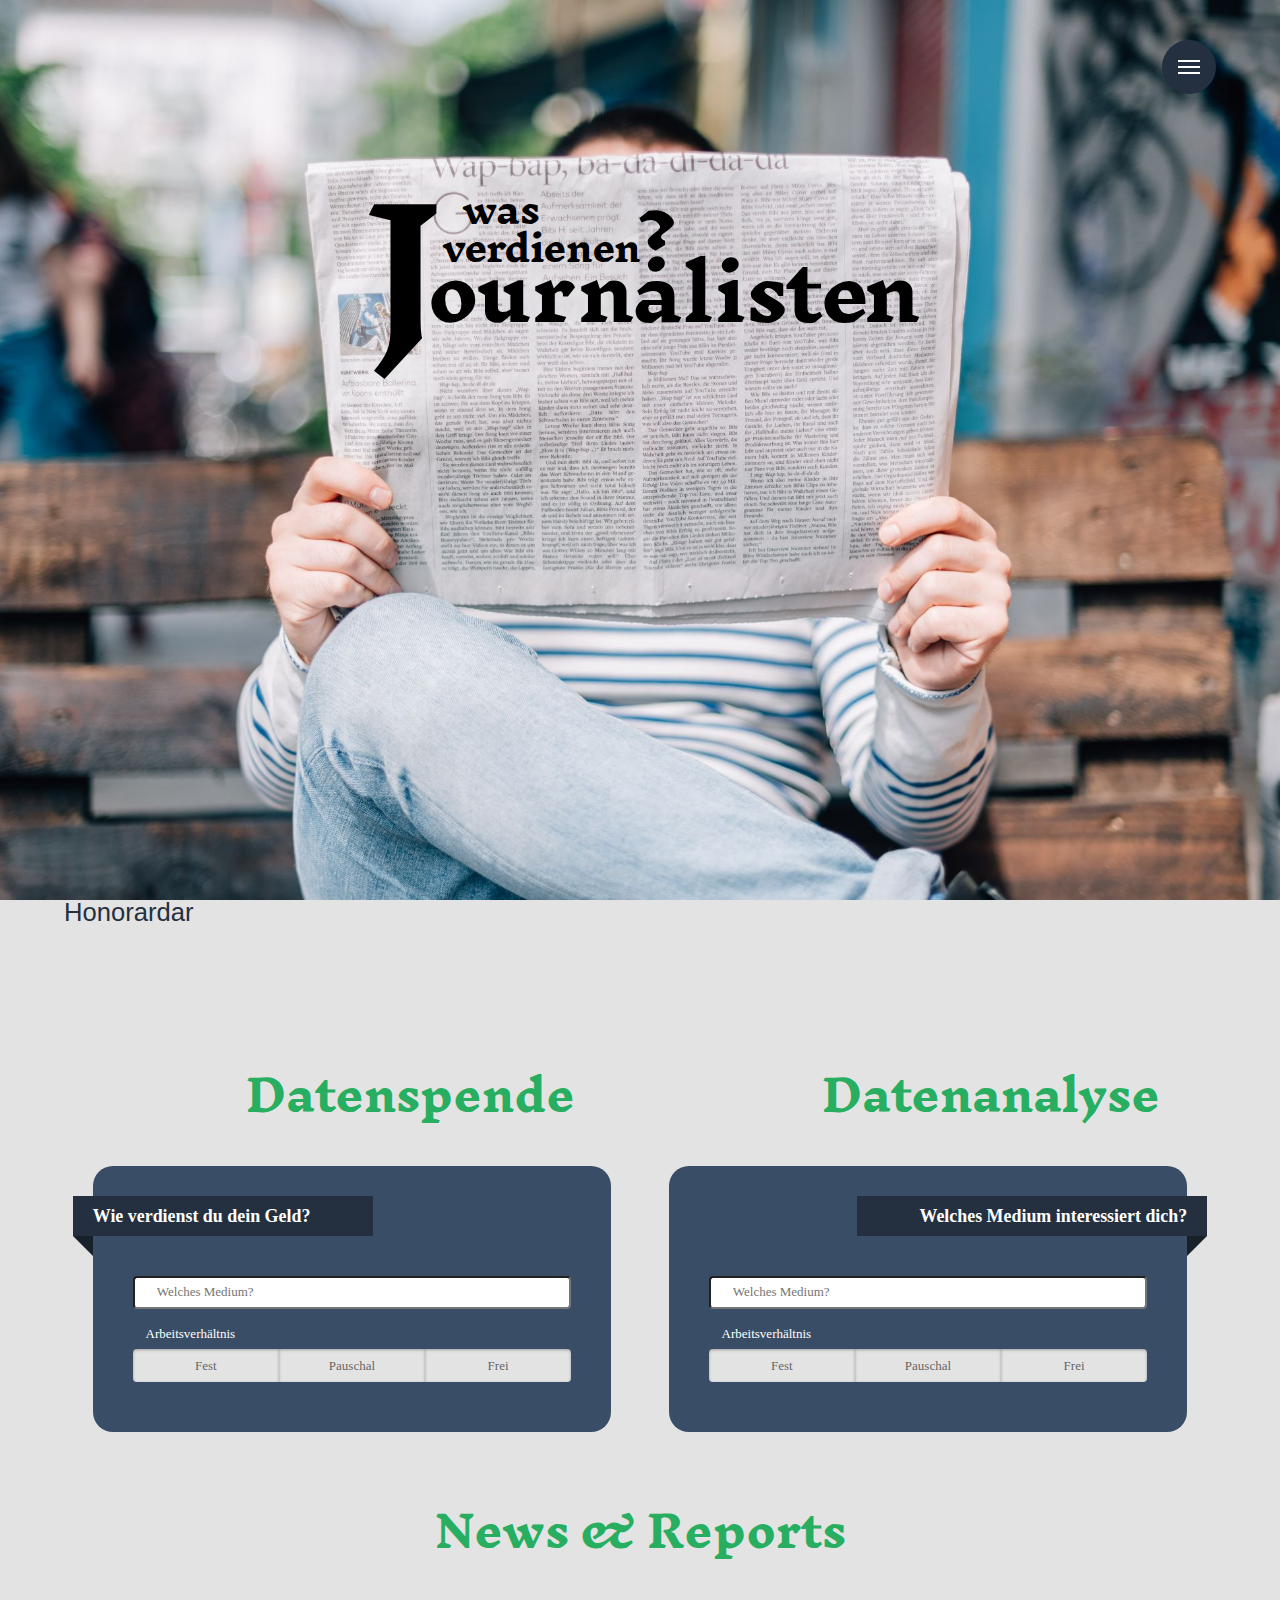
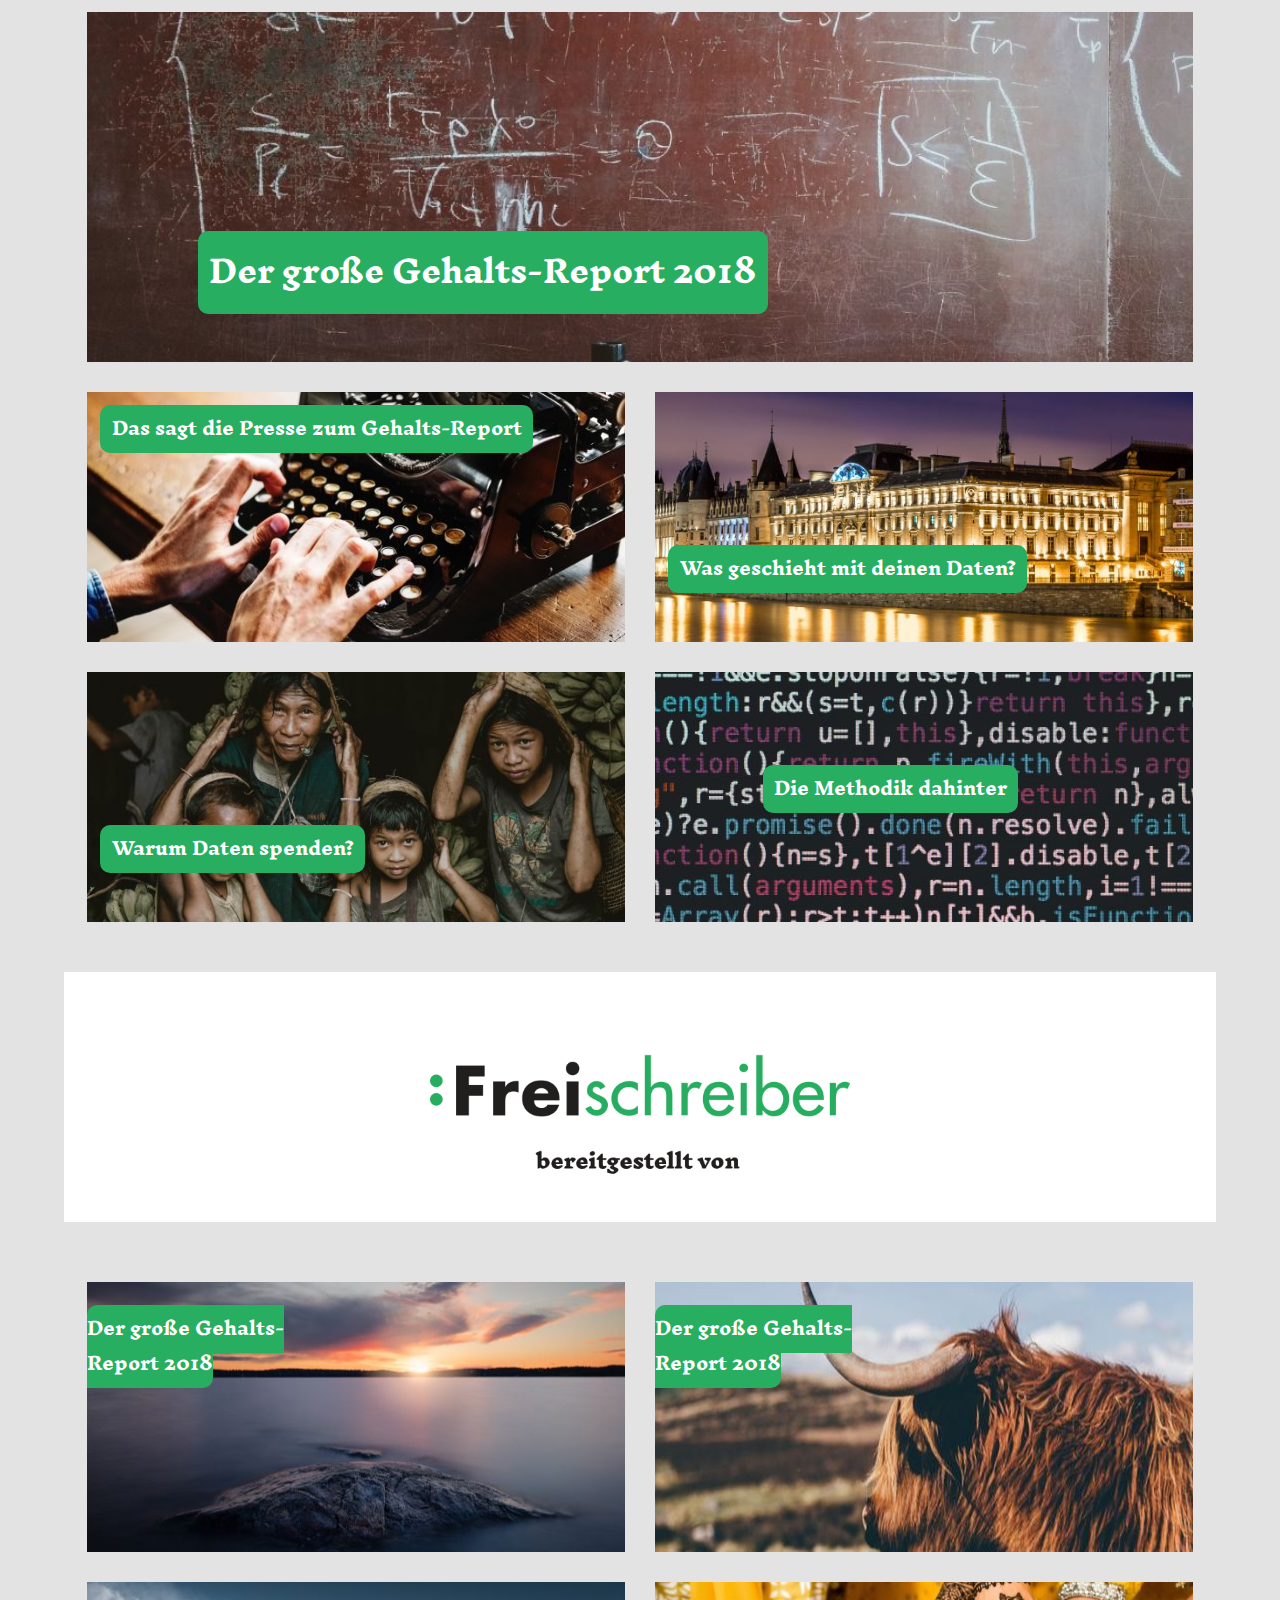
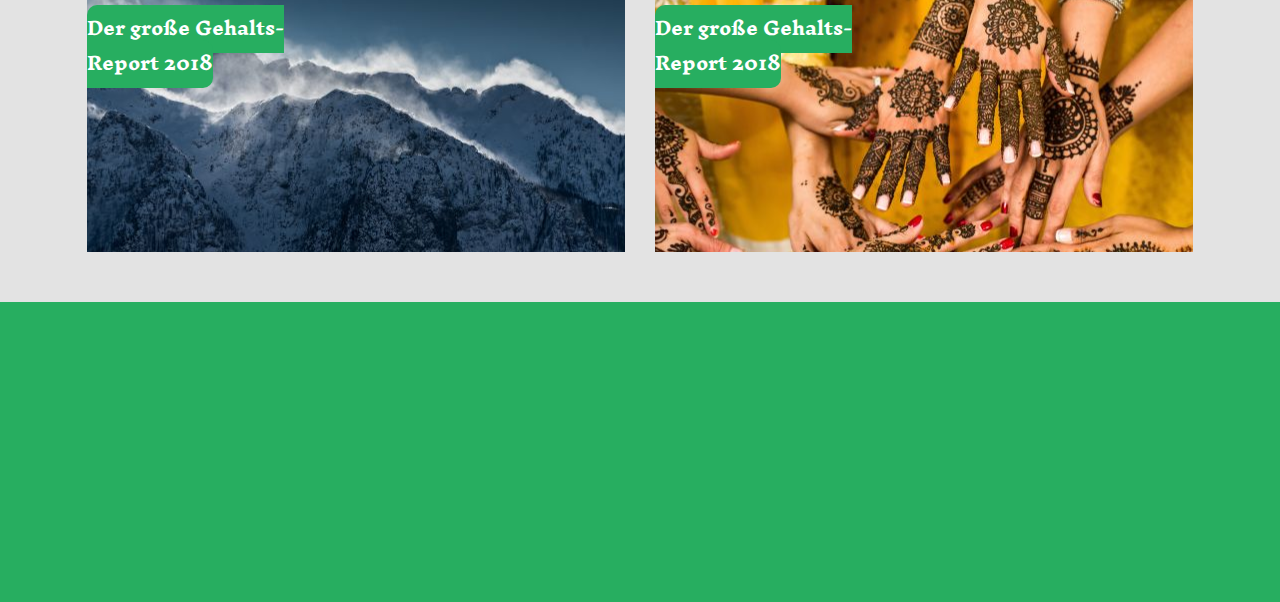
<file: Frontend/index.html>
<!doctype html>

<html lang="de">
<head>

	<!-- Meta -->
	<meta charset="utf-8">
	<meta name="viewport" content="width=device-width, initial-scale=1.0, user-scalable=no">
	<meta name="description" content="Honorardar">
	<meta name="author" content="Michel Penke und Haluka Maier-Borst">
	<meta name="date" content="2017-11-18">
	<meta name="robots" content="index,follow">
	
	<!-- Favicon final_redone: https://realfavicongenerator.net PLEASE DO NOT FORGET -->
	<link rel="shortcut icon" type="image/x-icon" href="#">
	<link rel="apple-touch-icon" sizes="180x180" href="#">
	<link rel="icon" type="image/png" sizes="32x32" href="#">
	<link rel="icon" type="image/png" sizes="16x16" href="#">
	<link rel="manifest" href="/manifest.json">
	<link rel="mask-icon" href="/safari-pinned-tab.svg" color="#5bbad5">
	<meta name="theme-color" content="#ffffff">
	
	<!-- Style -->
	<link rel="stylesheet" href="css/style.css">
	<link rel="stylesheet" href="css/style-1.css">
	<link rel="stylesheet" href="css/font.css">
	<link rel="stylesheet" href="navbar/css/reset.css">
	<link rel="stylesheet" href="navbar/css/style.css">
	<link href="lity/dist/lity.css" rel="stylesheet">	
	
	<!-- Twitter -->
	<meta name="twitter:card" content="summary_large_image">
	<meta name="twitter:title" content="XXX">
	<meta name="twitter:description" content="XXX">
	<meta name="twitter:url" content="XXX">
	<meta name="twitter:image" content="XXX">

	<!-- Facebook / Open Graph -->
	<meta property="og:type" content="article">
	<meta property="og:locale" content="de_DE">
	<meta property="og:site_name" content="XXX">
	<meta property="og:title" content="XXX">
	<meta property="og:description" content="XXX">
	<meta property="og:url" content="XXX">
	<meta property="og:image" content="XXX">

	<!-- General SEO -->
	<meta name="author" content="Michel Penke und Haluka Maier-Borst">
	<meta name="title" content="XXX">
	<meta name="description" content="XXX">
	<meta name="keywords" content="XXX">
	
</head>

<body>
	<title>Honoradar</title>

<!-- Parallax -->	
	<div class="panel">	
		<div class="title1 titl" >w</div>
		<div class="title2 titl" >a</div>
		<div class="title3 titl" >s</div>
		<div class="title4 titl" >v</div>
		<div class="title5 titl" >e</div>
		<div class="title6 titl" >r</div>
		<div class="title7 titl" >d</div>
		<div class="title8 titl" >i</div>
		<div class="title9 titl" >e</div>
		<div class="title10 titl" >n</div>
		<div class="title11 titl" >e</div>
		<div class="title12 titl" >n</div>
		<div class="title13 titl" >J</div>
		<div class="title14 titl" >o</div>
		<div class="title15 titl" >u</div>
		<div class="title16 titl" >r</div>
		<div class="title17 titl" >n</div>
		<div class="title18 titl" >a</div>
		<div class="title19 titl" >l</div>
		<div class="title20 titl" >i</div>
		<div class="title21 titl" >s</div>
		<div class="title22 titl" >t</div>
		<div class="title23 titl" >e</div>
		<div class="title24 titl" >n</div>
		<div class="title25 titl" >?</div>
	</div>

	<!-- Navbar -->
	<a href="#cd-nav" class="cd-nav-trigger">Menu 
		<span class="cd-nav-icon"></span>
		<svg x="0px" y="0px" width="54px" height="54px" viewBox="0 0 54 54">
		<circle fill="transparent" stroke="#656e79" stroke-width="1" cx="27" cy="27" r="25" stroke-dasharray="157 157" stroke-dashoffset="157"></circle>
		</svg>
	</a>
	
	<div id="cd-nav" class="cd-nav">
		<div class="cd-navigation-wrapper">
		<div class="cd-half-block">
		<h2 class="navtitle1">Navigation</h2>
		<nav>
			<ul class="cd-primary-nav">
				<li><a href="index.html" class="selected">Honoradar</a></li>
				<li><a href="data.html">Datenvisualisierungen</a></li>
				<li><a href="himmel-und-hoelle-preis.html">Himmel-Hölle-Preis</a></li>
				<li><a href="#0">Newsletter</a></li>
				<li><a href="impressum.html">Impressum</a></li>
			</ul>
		</nav>
		</div>
		<div class="cd-half-block">
		<address>
			<ul class="cd-contact-info">
			<h2 class="navtitle2">Kontakt</h2>
						<li><a href="mailto:kontakt@freischreiber.de">kontakt@freischreiber.de</a></li>
						<li><a href="tel:04022867152">040 – 22 86 71 52</a></li>
						<li><a href="//maps.google.com/maps?q=Hoheluftchaussee+53A,+20253+Hamburg/" data-lity>
						<span>Büro Freischreiber e.V.</span>
						<span>Hoheluftchaussee 53a</span>
						<span>20253 Hamburg 24</span></a></li>
			</ul>
		</address>
		</div>
		</div>
	</div>	
	
 <!-- Main -->	
<main>
	
<!-- Input-Input-Box -->	
	<h1>Honorardar</h1>
	<div class="giv-get">
	<div class="giv">
	<form id="giv">
	<div class="banner-left-1">Wie verdienst du dein Geld?</div><div class="banner-left-shadow"></div>

<!-- Medium-Select -->			
	<input id="data_medium" class="media-select" list="medium" placeholder="Welches Medium?" type="text"/> 
	<datalist id="medium">
		<option value="Frankfurter Allgemeine Zeitung (FAZ)"> 
		<option value="Spiegel"> 
		<option value="Spiegel TV"> 
		<option value="Spiegel Online (SPON)"> 
		<option value="Süddeutsche Zeitung (SZ)">	
		<option value="Südwestrundfunk (SWR)"> 
		<option value="Tagesspiegel"> 
		<option value="Zeit Online (ZON)"> 
	</datalist>

<!-- Switch-Select -->	
	<div class="switch-field switch-field-text-1 tooltip">
		<input type="radio" id="data_arbeitsverhaeltnis_fest" name="switch" value="fest" onclick="festfunction()"/> 
		<label for="data_arbeitsverhaeltnis_fest">Fest</label>
		<input type="radio" id="data_arbeitsverhaeltnis_pauschal" name="switch" value="pauschal" onclick="pauschalfunction()"/> 
		<label for="data_arbeitsverhaeltnis_pauschal">Pauschal</label>
		<input type="radio" id="data_arbeitsverhaeltnis_frei" name="switch" value="frei" onclick="freifunction()"/> 
		<label for="data_arbeitsverhaeltnis_frei">Frei</label>
	</div>

<!-- Loan-Select -->			
	<input id="data_gehalt" class="loan-select hide" list="gehalt" placeholder="Gehalt pro Monat?" type="number"	min="0" oninput="validity.valid||(value='');" inputmode="numeric" /> 

<!-- Hour-Week-Select -->	
	<div class="hour-week-select hide" id="pre-data_stunden_woche">
		<input id="data_stunden_woche" class="hour-week-bar" type="range" min="1" max="50" value="1"/> 
	</div>
	<div class="break hide" id="break-1"></div>


<!-- Day-Month-Select -->	
	<div class="day-month-select hide" id="pre-data_tag_monat">
		<input id="data_tag_monat" class="day-month-bar" type="range" min="1" max="30" value="1"/> 
	</div>
	
<!-- Hour-Day-Select -->
	<div class="hour-day-select hide" id="pre-data_stunden_tag">
		<input id="data_stunden_tag" class="hour-day-bar" type="range" min="1" max="24" value="1"/> 
	</div>

<!-- Freelancer-Loan-Select -->			
	<input id="data_honorar" class="loan-select hide" list="gehalt" placeholder="Lohn für den Auftrag?" type="number"	min="0" oninput="validity.valid||(value='');" inputmode="numeric" /> 

<!-- Unit-Select -->	
	<div class="hide" id="pre-data_format_text_audio_video">
		<div class="switch-field switch-field-text-2 tooltip">
			<input type="radio" id="data_format_text" name="switch" value="text" onclick="textfunction()"/> 
			<label for="data_format_text">Text</label>
			<input type="radio" id="data_format_audio" name="switch" value="audio" onclick="audiofunction()"/> 
			<label for="data_format_audio">Audio</label>
			<input type="radio" id="data_format_video" name="switch" value="video" onclick="videofunction()"/> 
			<label for="data_format_video">Video</label>
		</div>
	</div>

<!-- Text-Amount-Select -->	
	<div class="text-amount-select hide" id="pre-data_laenge_text">
		<input id="data_laenge_text" class="amount-text-bar" type="range" min="100" max="25000" value="1" step="100"/> 
	</div>

<!-- Audio-Amount-Select -->	
	<div class="audio-amount-select hide" id="pre-data_laenge_audio">
		<input id="data_laenge_audio" class="amount-av-bar" type="range" min="0.5" max="90" value="1" step="0.5"/> 
	</div>

<!-- Video-Amount-Select -->	
	<div class="video-amount-select hide" id="pre-data_laenge_video">
		<input id="data_laenge_video" class="amount-av-bar" type="range" min="0.5" max="90" value="1" step="0.5"/> 
	</div>

<!-- Genre-Select -->			
	<input id="data_genre" class="genre-select hide" list="genre" placeholder="Welches Genre?" type="text"/> 
	<datalist id="genre">
		<option value="Bericht"> 
		<option value="Doku"> 
		<option value="Feature"> 
		<option value="Interview"> 
		<option value="Kommentar"> 
		<option value="Moderation"> 
		<option value="Nachricht">	
		<option value="Portrait"> 
		<option value="Reportage"> 
	</datalist>

<!-- Digitalization-Select -->	
	<div id="pre-data_verbreitung_analog_digital_beides" class="hide">
		<div class="switch-field switch-field-text-3 tooltip">
			<input type="radio" id="data_verbreitung_analog" name="switch" value="Analog"/> 
			<label for="data_verbreitung_analog">Analog</label>
			<input type="radio" id="data_verbreitung_digital" name="switch" value="Digital"/> 
			<label for="data_verbreitung_digital">Digital</label>
			<input type="radio" id="data_verbreitung_beides" name="switch" value="Analog & Digital"/> 
			<label for="data_verbreitung_beides">Beides</label>
		</div>
	</div>

<!-- Time-Select -->	
	<div class="time-select hide" id="pre-data_zeit">
		<input id="data_zeit" class="amount-time-bar" type="range" min="0.5" max="100" value="1" step="0.5"/> 
	</div>

	<div class="break"></div>
	<div class="banner-left-2 zbanner-left hide" id="banner-left-2">Wie ist deine Arbeitssituation?</div>
	<div class="banner-left-3 zbanner-left hide" id="banner-left-3">Wie ist deine Arbeitssituation?</div><div id="banner-left-triangle" class="banner-left-shadow hide"></div>

<!-- Position-Select -->		
	<input id="data_position" class="position-select hide" list="position" placeholder="Welche Position?" type="text"/> 
	<datalist id="position">
		<option value="Chefredakteur"> 
		<option value="Ressortleiter"> 
		<option value="Chef vom Dienst (CvD)"> 
		<option value="Redakteur"> 
		<option value="Voluntär"> 
	</datalist>

<!-- Experience-Select -->	
	<div class="switch-field switch-field-text-4 hide" id="pre-data_erfahrung_jahr_1_3_5">
		<input type="radio" id="data_erfahrung_jahr_1" name="switch" value="1"/> 
		<label for="data_erfahrung_jahr_1">1 Jahr</label>
		<input type="radio" id="data_erfahrung_jahr_3" name="switch" value="3"/> 
		<label for="data_erfahrung_jahr_3">3 Jahre</label>
		<input type="radio" id="data_erfahrung_jahr_5" name="switch" value="5"/> 
		<label for="data_erfahrung_jahr_5">5 Jahre</label>
	</div>

<!-- Happiness-Select -->	
	<div class="happiness-select hide" id="pre-data_athmosphaere">
		<input id="data_athmosphaere" class="happiness-bar" type="range" min="1" max="100" value="1"/> 
	</div>

<!-- Luckiness-Select -->	
	<div class="luckiness-select hide" id="pre-data_zusammenarbeit">
		<input id="data_zusammenarbeit" class="luckiness-bar" type="range" min="1" max="100" value="1"/> 
	</div>


	<div class="break"></div>

<!-- Comment-Select -->	
	<div action="/action_page.php" class="hide" id="pre-data_kommentar">
		<textarea id="data_kommentar" class="comment-select" name="message" placeholder="Dein Kommentar ..." maxlength="250"></textarea>
	</div>
	<span class="hide" id="disclaimer"><p class="disclaimer"><a href="#">!</a>Achte darauf, dass du deine Identität im Kommentar nicht verrätst!</p></span>

<!-- Checkbox-Select -->
	<span class="hide" id="pre-data_checkbox">	
		<input class="checkbox" type="checkbox" id="data_checkbox" /> 
		<label class="checkboxlabel" for="data_checkbox"></label>
		<p class="checkboxtext">Ich bin mit den <a href="#" target="_blank">AGBs</a> einverstanden.</p>
	</span>

<!-- Submit -->	
	<input type="submit" class="submit-get hide" id="data_submit" value="Daten spenden"/> 

	</form>
	</div>	

<!-- Output-Input-Box -->	
	<div class="get">
	<form id="get">
	<div class="banner-right-1">Welches Medium interessiert dich?</div><div class="banner-right-shadow"></div>

<!-- Medium-Select -->			
	<input id="data_33" class="media-select" list="medium" placeholder="Welches Medium?" type="text"/> 
	<datalist id="medium">
		<option value="Frankfurter Allgemeine Zeitung (FAZ)"> 
		<option value="Spiegel"> 
		<option value="Spiegel TV"> 
		<option value="Spiegel Online (SPON)"> 
		<option value="Süddeutsche Zeitung (SZ)"> 
		<option value="Südwestrundfunk (SWR)"> 
		<option value="Tagesspiegel">
		<option value="Zeit Online (ZON)"> 
	</datalist>



<!-- Switch-Select -->	
	<div id="data_34">
		<div class="switch-field switch-field-text-1">
			<input type="radio" id="data_35" name="switch" value="fest" /> 
			<label for="data_35">Fest</label>
			<input type="radio" id="data_36" name="switch" value="pauschal"/> 
			<label for="data_36">Pauschal</label>
			<input type="radio" id="data_37" name="switch" value="frei" /> 
			<label for="data_37">Frei</label>
		</div>
	</div>

<!-- Submit -->	
	<input type="submit" class="submit-giv hide" value="Daten abfragen"/> 

	</form>
	</div>

<!-- Grafic-Box -->	
	<div class="result hide" id="result">
		<div class="banner-left-3">Überschrift</div><div class="banner-left-shadow"></div>	
	</div>

	<!-- News -->			
	<div class="nbox">	
		<a href="#">
		<div class="ntile news_1"><span class="news-title-head">Der große Gehalts-Report 2018</span>
		</div>
		</a>
		<a href="#">
		<div class="ntile news_2"><span class="news-title">Das sagt die Presse zum Gehalts-Report</span>
		</div>
		</a>	
		<a href="#">
		<div class="ntile news_3"><span class="news-title">Was geschieht mit deinen Daten?</span>
		</div>
		</a>
		<a href="#">
		<div class="ntile news_4"><span class="news-title">Warum Daten spenden?</span>
		</div>
		</a>	
		<a href="#">
		<div class="ntile news_5"><span class="news-title">Die Methodik dahinter</span>
		</div>
		</a>
	</div>
	
<!-- Freischreiber-Parallax -->		
	<a href="https://www.freischreiber.de" target="_blank" class="link"><div class="freischreiber-box"></div></a>

<!-- Videos -->	
	<div class="vbox">	
		<a href="//www.youtube.com/watch?v=XSGBVzeBUbk" class="link-video_1 video" data-lity>
		<div class="vtile video_1 "><span class="news-title">Der große Gehalts-Report 2018</span>
		</div>
		</a>	
		<a href="#" class="link-video_2 video">
		<div class="vtile video_2 "><span class="news-title">Der große Gehalts-Report 2018</span>
		</div>
		</a>	
		<a href="//www.youtube.com/watch?v=XSGBVzeBUbk" class="link-video_3 video" data-lity>
		<div class="vtile video_3 "><span class="news-title">Der große Gehalts-Report 2018</span>
		</div>
		</a>
		<a href="#" class="link-video_4 video" >
		<div class="vtile video_4 "><span class="news-title">Der große Gehalts-Report 2018</span>
		</div>
		</a>	
	</div>

</main>

 <!-- Footer -->
	<div class="footer">
	</div>

 <!-- Javascript -->
	<script src="navbar/js/modernizr.js"></script>
	<script src="js/html5shiv.js"></script>
	<script src="lity/vendor/jquery.js"></script>
	<script src="lity/dist/lity.js"></script>
	<script src="js/jquery.js"></script>
	<script src="js/javascript.js"></script>
	<script src="js/javascript-new.js"></script>
	<script src="navbar/js/jquery-2.1.1.js"></script>
	<script src="navbar/js/main.js"></script>
	
</body>
</html>
</file>
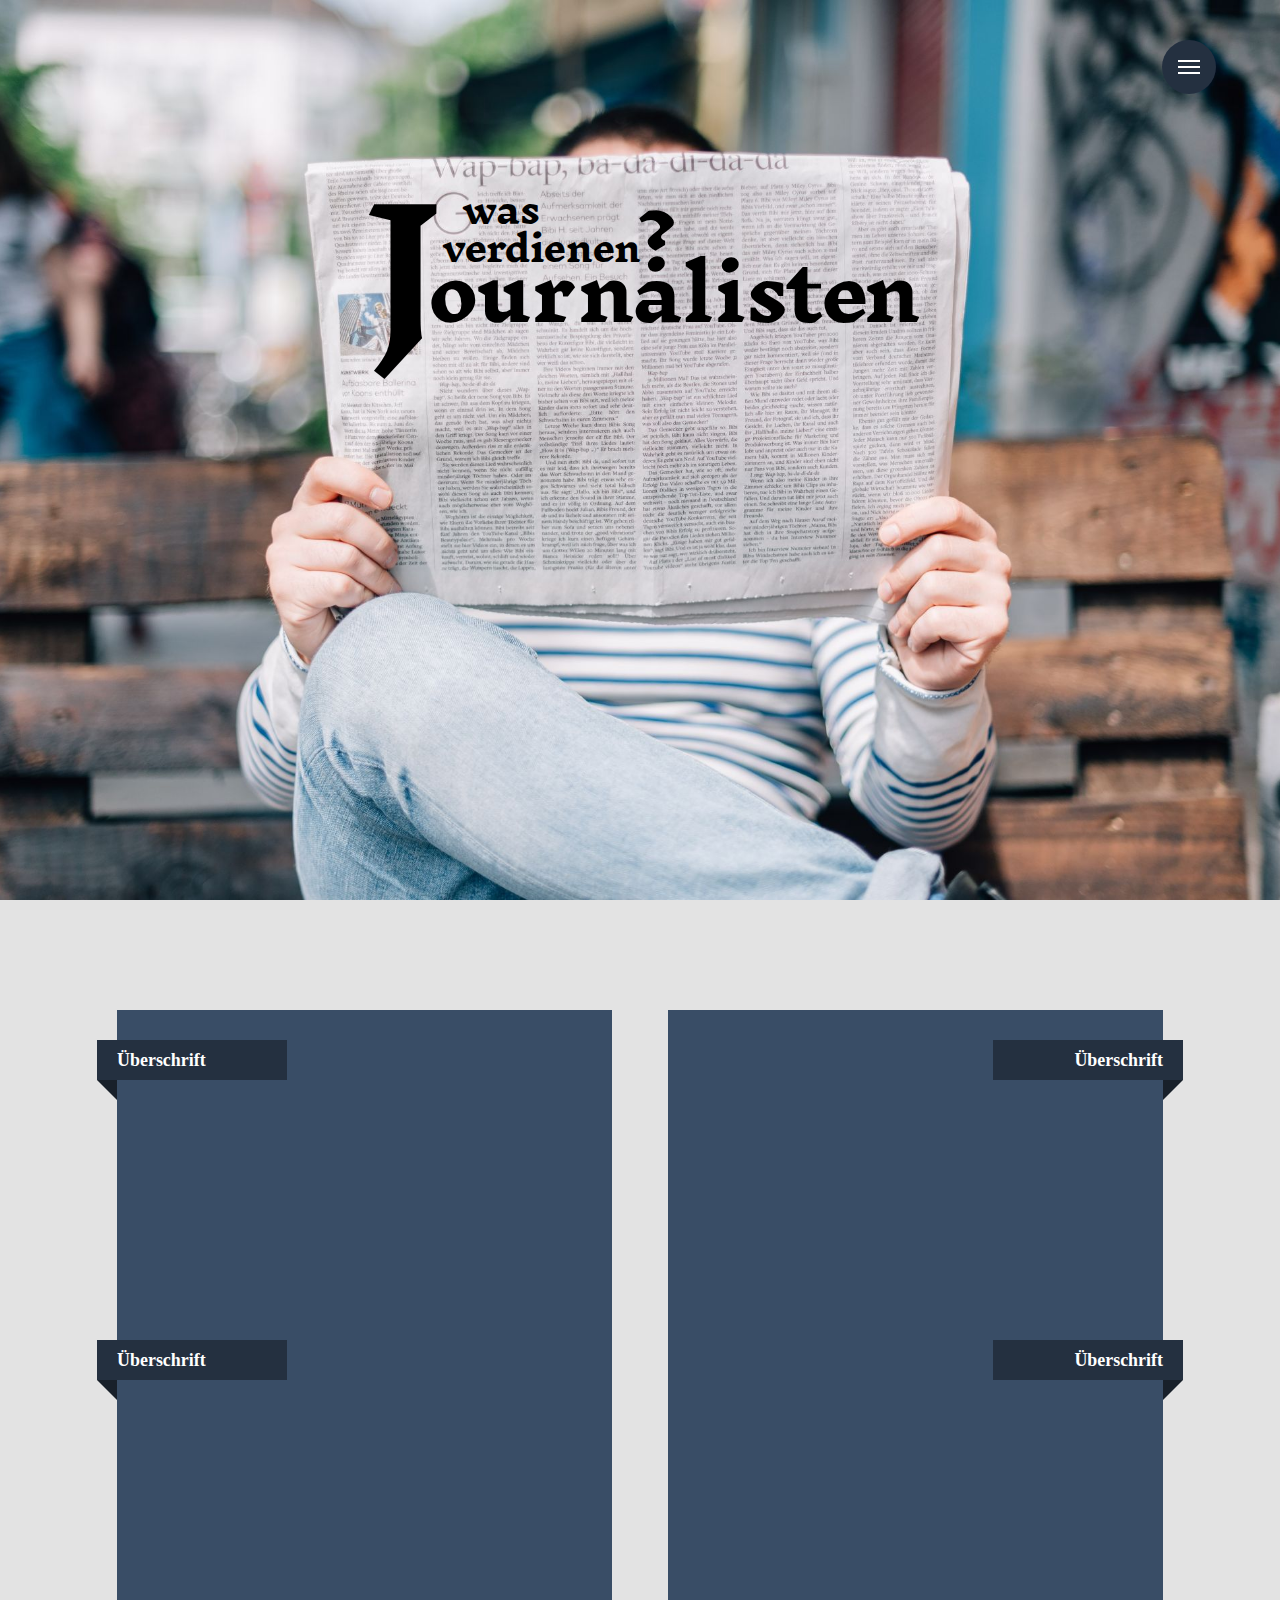
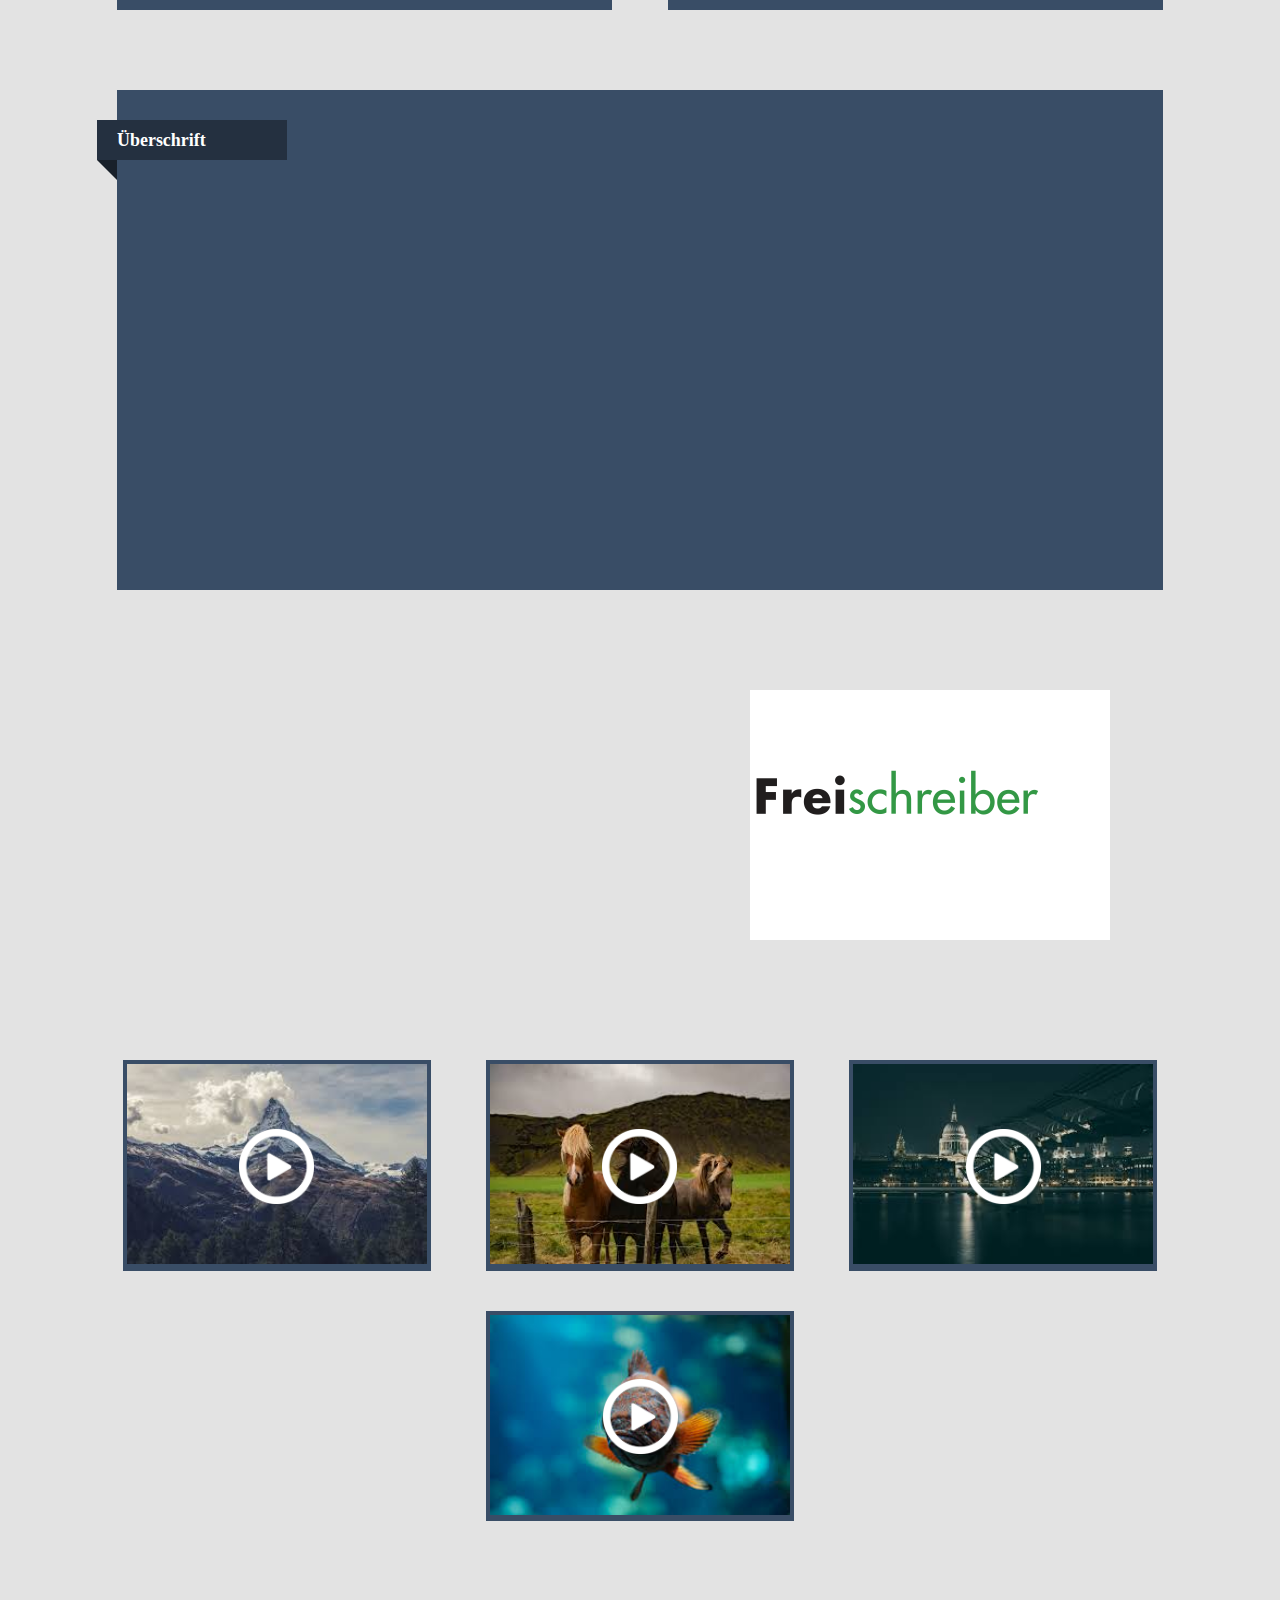
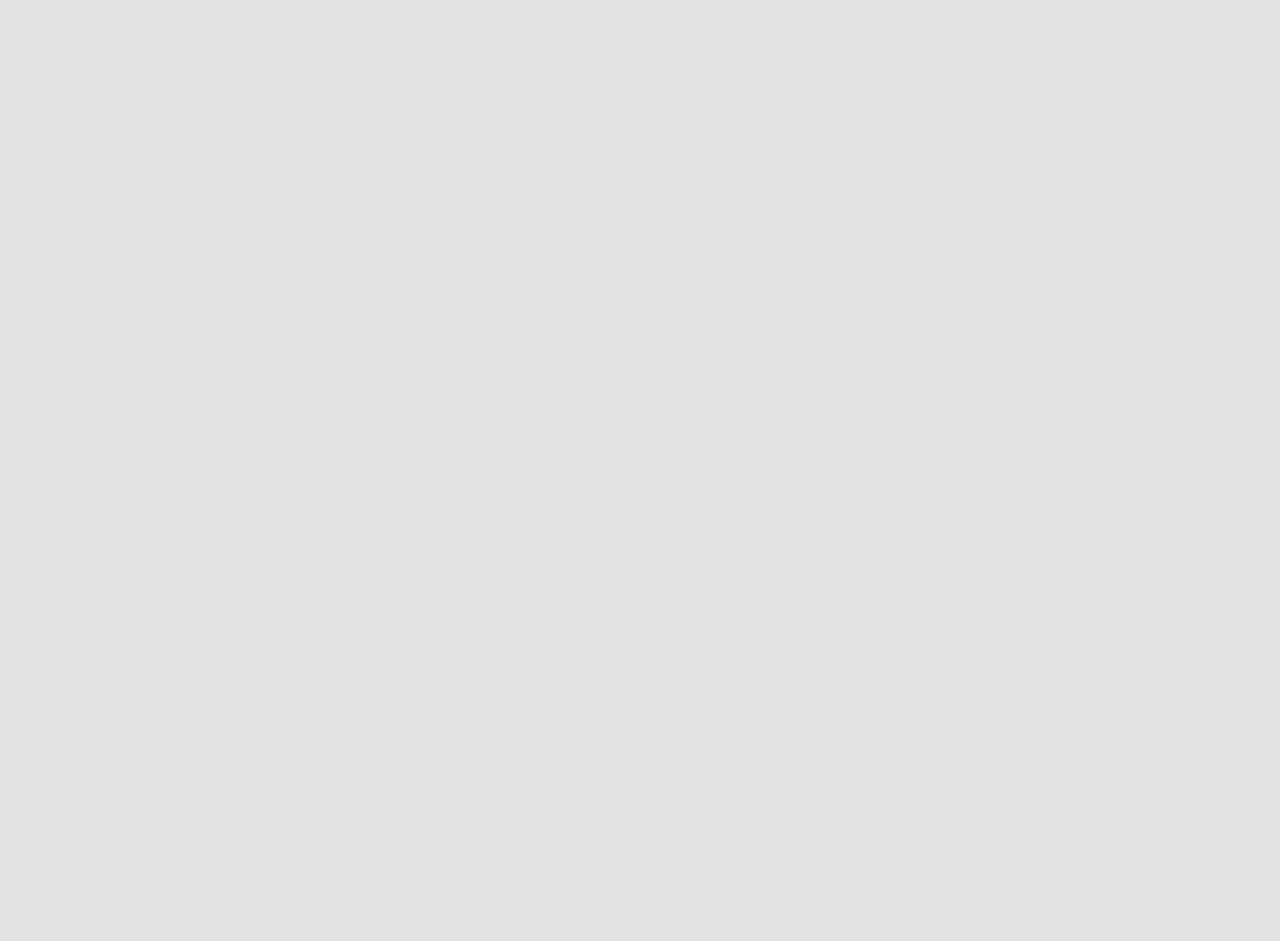
<file: Radar/index.html>
<!doctype html>

<html lang="de">
<head>

  <!-- Meta -->
  <meta charset="utf-8">
  <meta name="viewport" content="width=device-width, initial-scale=1.0, user-scalable=no">
  <meta name="description" content="Honorardar">
  <meta name="author" content="Michel Penke und Haluka Maier-Borst">
  <meta name="date" content="2017-11-18">
  <meta name="robots" content="index,follow">
  
  <!-- Favicon final_redone: https://realfavicongenerator.net PLEASE DO NOT FORGET -->
  <link rel="shortcut icon" type="image/x-icon" href="#">
  <link rel="apple-touch-icon" sizes="180x180" href="#">
  <link rel="icon" type="image/png" sizes="32x32" href="#">
  <link rel="icon" type="image/png" sizes="16x16" href="#">
  <link rel="manifest" href="/manifest.json">
  <link rel="mask-icon" href="/safari-pinned-tab.svg" color="#5bbad5">
  <meta name="theme-color" content="#ffffff">
  
  <!-- Style -->
  <link rel="stylesheet" href="css/style.css">
  <link rel="stylesheet" href="css/style-1.css">
  <link rel="stylesheet" href="font.css">
  <link rel="stylesheet" href="navbar/css/reset.css">
  <link rel="stylesheet" href="navbar/css/style.css">
  <link href="lity/dist/lity.css" rel="stylesheet">  
  
  <!-- Javascript -->
  <script src="navbar/js/modernizr.js"></script>
  <script src="js/html5shiv.js"></script>
  <script src="lity/vendor/jquery.js"></script>
  <script src="lity/dist/lity.js"></script>
  <script src="js/jquery.js"></script>
  <script src="js/javascript.js"></script>


  <!-- Twitter -->
  <meta name="twitter:card" content="summary_large_image">
  <meta name="twitter:title" content="XXX">
  <meta name="twitter:description" content="XXX">
  <meta name="twitter:url" content="XXX">
  <meta name="twitter:image" content="XXX">

  <!-- Facebook / Open Graph -->
  <meta property="og:type" content="article">
  <meta property="og:locale" content="de_DE">
  <meta property="og:site_name" content="XXX">
  <meta property="og:title" content="XXX">
  <meta property="og:description" content="XXX">
  <meta property="og:url" content="XXX">
  <meta property="og:image" content="XXX">

  <!-- General SEO -->
  <meta name="author" content="Michel Penke und Haluka Maier-Borst">
  <meta name="title" content="XXX">
  <meta name="description" content="XXX">
  <meta name="keywords" content="XXX">
	
  
</head>

<body>
<title>Honoradar</title>

<!-- Parallax -->	
<div class="panel">	

<div class="title1 titl" >w</div>
<div class="title2 titl" >a</div>
<div class="title3 titl" >s</div>
<div class="title4 titl" >v</div>
<div class="title5 titl" >e</div>
<div class="title6 titl" >r</div>
<div class="title7 titl" >d</div>
<div class="title8 titl" >i</div>
<div class="title9 titl" >e</div>
<div class="title10 titl" >n</div>
<div class="title11 titl" >e</div>
<div class="title12 titl" >n</div>
<div class="title13 titl" >J</div>
<div class="title14 titl" >o</div>
<div class="title15 titl" >u</div>
<div class="title16 titl" >r</div>
<div class="title17 titl" >n</div>
<div class="title18 titl" >a</div>
<div class="title19 titl" >l</div>
<div class="title20 titl" >i</div>
<div class="title21 titl" >s</div>
<div class="title22 titl" >t</div>
<div class="title23 titl" >e</div>
<div class="title24 titl" >n</div>
<div class="title25 titl" >?</div>
	

</div>


  <!-- Navbar -->
	<a href="#cd-nav" class="cd-nav-trigger">Menu 
		<span class="cd-nav-icon"></span>
		<svg x="0px" y="0px" width="54px" height="54px" viewBox="0 0 54 54">
		<circle fill="transparent" stroke="#656e79" stroke-width="1" cx="27" cy="27" r="25" stroke-dasharray="157 157" stroke-dashoffset="157"></circle>
		</svg>
	</a>
	
	<div id="cd-nav" class="cd-nav">
		<div class="cd-navigation-wrapper">
			<div class="cd-half-block">
				<h2 class="navtitle1">Navigation</h2>
				<nav>
					<ul class="cd-primary-nav">
						<li><a href="index.html" class="selected">Honoradar</a></li>
						<li><a href="data.html">Datenvisualisierungen</a></li>
						<li><a href="himmel-und-hoelle-preis.html">Himmel-Hölle-Preis</a></li>
						<li><a href="#0">Newsletter</a></li>
						<li><a href="impressum.html">Impressum</a></li>
					</ul>
				</nav>
			</div>
			<div class="cd-half-block">
				<address>
					<ul class="cd-contact-info">
					<h2 class="navtitle2">Kontakt</h2>
						<li><a href="mailto:kontakt@freischreiber.de">kontakt@freischreiber.de</a></li>
						<li><a href="tel:04022867152">040 – 22 86 71 52</a></li>
						<li><a href="//maps.google.com/maps?q=Hoheluftchaussee+53A,+20253+Hamburg/" data-lity>
							<span>Büro Freischreiber e.V.</span>
							<span>Hoheluftchaussee 53a</span>
							<span>20253 Hamburg 24</span>
						</a></li>
					</ul>
				</address>
			</div>
		</div>
	</div>	

	
	
 <!-- Main -->	
	<main>
<!--	
	  <h1 class="header">Was Journalisten verdienen</h1>
<!-- Parallax? https://codepen.io/MoorLex/pen/RWOeKv OR https://codepen.io/dudleystorey/pen/yaWzzR --> 
	
	
  
<!-- Analyse-Box -->	
	<h1></h1>
	<div class="giv-get">
		<div class="giv">
			<div class="banner-left">Überschrift</div><div class="banner-left-shadow"></div>
			<div class="banner-left zbanner-left">Überschrift</div><div class="banner-left-shadow"></div>
		</div>	
		<div class="get">
			<div class="banner-right">Überschrift</div><div class="banner-right-shadow"></div>
			<div class="banner-right zbanner-right">Überschrift</div><div class="banner-right-shadow"></div>
		</div>	
	</div>
		
<!-- Tool-Tip https://codepen.io/pixelslave/pen/wgxAq?page=33 -->
	
		<div class="result show" id="result">
					<div class="banner-left">Überschrift</div><div class="banner-left-shadow"></div>
		
		</div>
	
<!-- Freischreiber-Parallax -->		
	
<div class="freischreiber-box">	</div>	
	
	

  <!-- Videos -->			
	
	<div class="vbox">	
		<div class="vtile video_1">
		<a href="//www.youtube.com/watch?v=XSGBVzeBUbk" class="video" data-lity>
			<span></span>
			<img src="..\Radar\image\video_1.jpg">
		</a>
		</div>
		<div class="vtile video_2">
		<a href="//www.youtube.com/watch?v=XSGBVzeBUbk" class="video" data-lity>
			<span></span>
			<img src="..\Radar\image\video_2.jpg">
		</a>
		</div>
		<div class="vtile video_3">
		<a href="//www.youtube.com/watch?v=XSGBVzeBUbk" class="video" data-lity>
			<span></span>
			<img src="..\Radar\image\video_3.jpg">
		</a>
		</div>
		<div class="vtile video_4">
		<a href="//www.youtube.com/watch?v=XSGBVzeBUbk" class="video" data-lity>
			<span></span>
			<img src="..\Radar\image\video_4.jpg">
		</a>
		</div>
	</div>

		
<!-- Made by https://codepen.io/littlesnippets/pen/ZbemQo?page=25 -->

<div style="height: 900px;"></div>	
	
	</main>

  <script src="navbar/js/jquery-2.1.1.js"></script>
  <script src="navbar/js/main.js"></script>
</body>
</html>
</file>
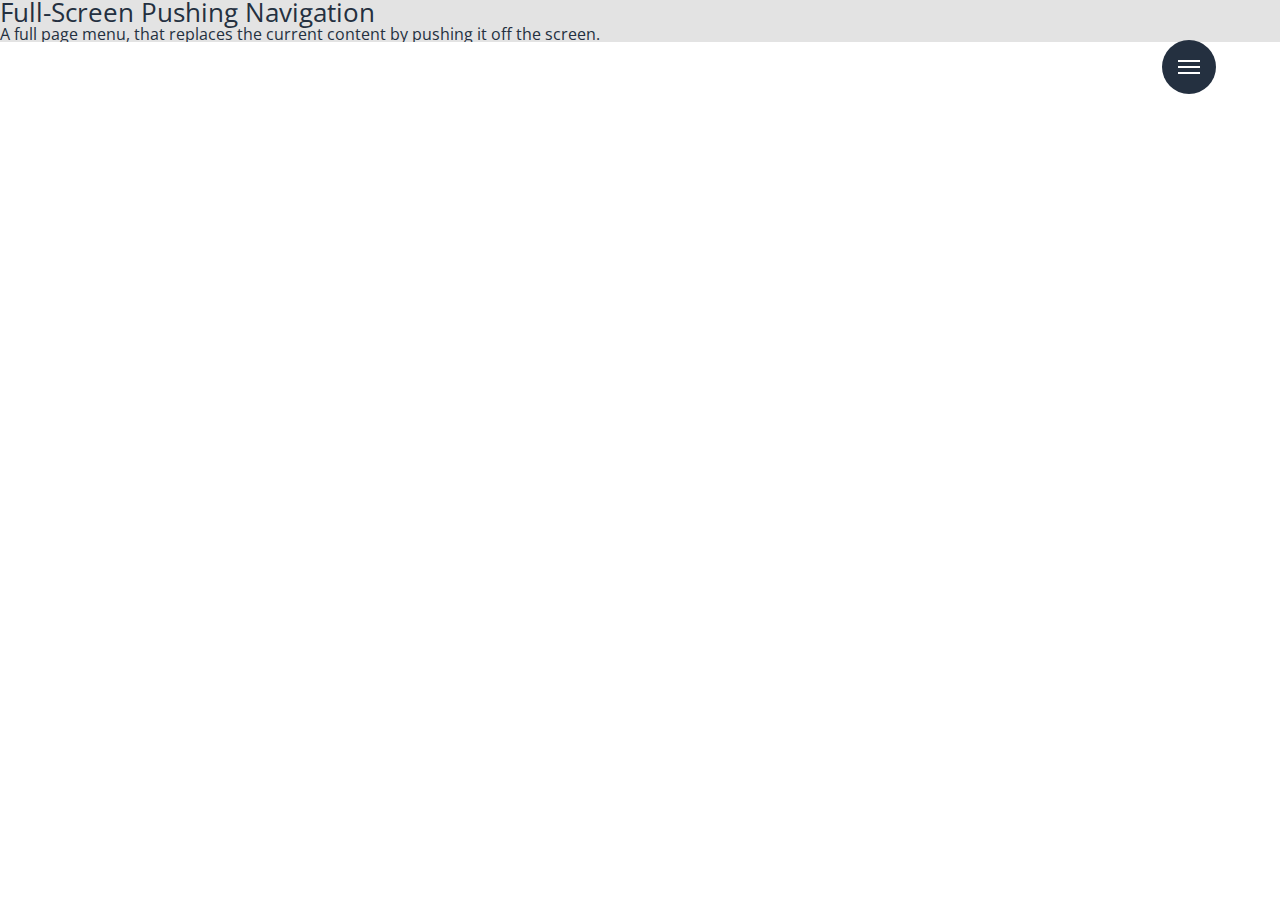
<file: Frontend/navbar/index.html>
<!doctype html>
<html lang="en" class="no-js">
<head>
	<meta charset="UTF-8">
	<meta name="viewport" content="width=device-width, initial-scale=1">

	<link href='http://fonts.googleapis.com/css?family=Open+Sans:400,800,700|Merriweather:400,700' rel='stylesheet' type='text/css'>

	<link rel="stylesheet" href="css/reset.css"> <!-- CSS reset -->
	<link rel="stylesheet" href="css/style.css"> <!-- Resource style -->
	<script src="js/modernizr.js"></script> <!-- Modernizr -->
  	
	<title>Full-Screen Pushing Navigation | CodyHouse</title>
</head>
<body>
	<main>
		<h1>Full-Screen Pushing Navigation</h1>

		<p>A full page menu, that replaces the current content by pushing it off the screen.</p>
	</main>

	<a href="#cd-nav" class="cd-nav-trigger">Menu 
		<span class="cd-nav-icon"></span>

		<svg x="0px" y="0px" width="54px" height="54px" viewBox="0 0 54 54">
			<circle fill="transparent" stroke="#656e79" stroke-width="1" cx="27" cy="27" r="25" stroke-dasharray="157 157" stroke-dashoffset="157"></circle>
		</svg>
	</a>
	
	<div id="cd-nav" class="cd-nav">
		<div class="cd-navigation-wrapper">
			<div class="cd-half-block">
				<h2>Navigation</h2>

				<nav>
					<ul class="cd-primary-nav">
						<li><a href="#0" class="selected">The team</a></li>
						<li><a href="#0">Our services</a></li>
						<li><a href="#0">Our projects</a></li>
						<li><a href="#0">Start a project</a></li>
						<li><a href="#0">Contact us</a></li>
					</ul>
				</nav>
			</div><!-- .cd-half-block -->
			
			<div class="cd-half-block">
				<address>
					<ul class="cd-contact-info">
						<li><a href="mailto:info@myemail.co">info@myemail.co</a></li>
						<li>0244-12345678</li>
						<li>
							<span>MyStreetName 24</span>
							<span>W1234X</span>
							<span>London, UK</span>
						</li>
					</ul>
				</address>
			</div> <!-- .cd-half-block -->
		</div> <!-- .cd-navigation-wrapper -->
	</div> <!-- .cd-nav -->
<script src="js/jquery-2.1.1.js"></script>
<script src="js/main.js"></script> <!-- Resource jQuery -->
</body>
</html>
</file>
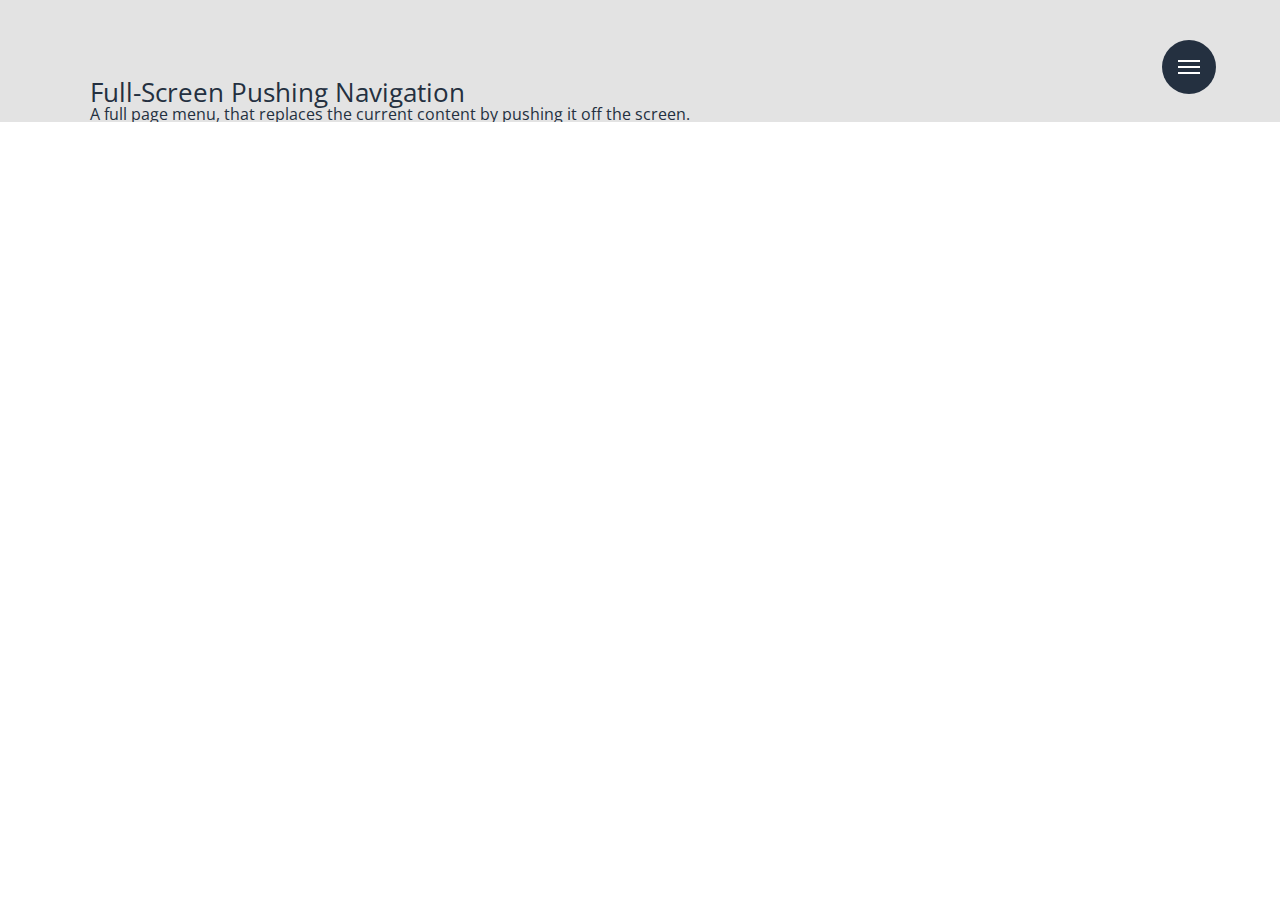
<file: Radar/navbar/index.html>
<!doctype html>
<html lang="en" class="no-js">
<head>
	<meta charset="UTF-8">
	<meta name="viewport" content="width=device-width, initial-scale=1">

	<link href='http://fonts.googleapis.com/css?family=Open+Sans:400,800,700|Merriweather:400,700' rel='stylesheet' type='text/css'>

	<link rel="stylesheet" href="css/reset.css"> <!-- CSS reset -->
	<link rel="stylesheet" href="css/style.css"> <!-- Resource style -->
	<script src="js/modernizr.js"></script> <!-- Modernizr -->
  	
	<title>Full-Screen Pushing Navigation | CodyHouse</title>
</head>
<body>
	<main>
		<h1>Full-Screen Pushing Navigation</h1>

		<p>A full page menu, that replaces the current content by pushing it off the screen.</p>
	</main>

	<a href="#cd-nav" class="cd-nav-trigger">Menu 
		<span class="cd-nav-icon"></span>

		<svg x="0px" y="0px" width="54px" height="54px" viewBox="0 0 54 54">
			<circle fill="transparent" stroke="#656e79" stroke-width="1" cx="27" cy="27" r="25" stroke-dasharray="157 157" stroke-dashoffset="157"></circle>
		</svg>
	</a>
	
	<div id="cd-nav" class="cd-nav">
		<div class="cd-navigation-wrapper">
			<div class="cd-half-block">
				<h2>Navigation</h2>

				<nav>
					<ul class="cd-primary-nav">
						<li><a href="#0" class="selected">The team</a></li>
						<li><a href="#0">Our services</a></li>
						<li><a href="#0">Our projects</a></li>
						<li><a href="#0">Start a project</a></li>
						<li><a href="#0">Contact us</a></li>
					</ul>
				</nav>
			</div><!-- .cd-half-block -->
			
			<div class="cd-half-block">
				<address>
					<ul class="cd-contact-info">
						<li><a href="mailto:info@myemail.co">info@myemail.co</a></li>
						<li>0244-12345678</li>
						<li>
							<span>MyStreetName 24</span>
							<span>W1234X</span>
							<span>London, UK</span>
						</li>
					</ul>
				</address>
			</div> <!-- .cd-half-block -->
		</div> <!-- .cd-navigation-wrapper -->
	</div> <!-- .cd-nav -->
<script src="js/jquery-2.1.1.js"></script>
<script src="js/main.js"></script> <!-- Resource jQuery -->
</body>
</html>
</file>
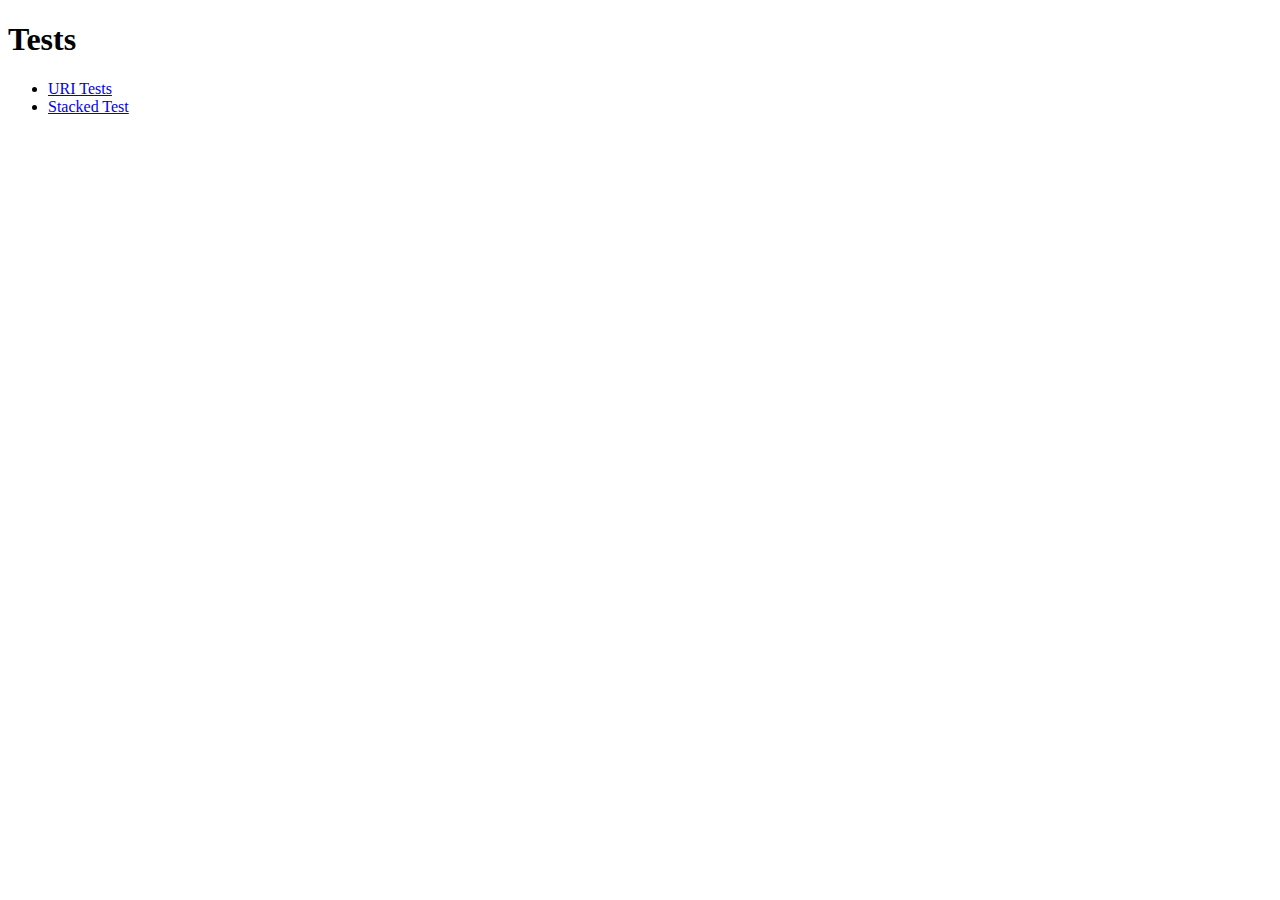
<file: Frontend/lity/test/functional/index.html>
<!DOCTYPE html>
<html>
<head lang="en">
    <meta charset="UTF-8">
    <meta name="viewport" content="width=device-width, initial-scale=1">
    <title>Lity - Tests</title>
</head>
<body>

<h1>Tests</h1>

<ul>
    <li>
        <a href="uri.html">URI Tests</a>
    </li>
    <li>
        <a href="stacked.html">Stacked Test</a>
    </li>
</ul>

</body>
</html>
</file>
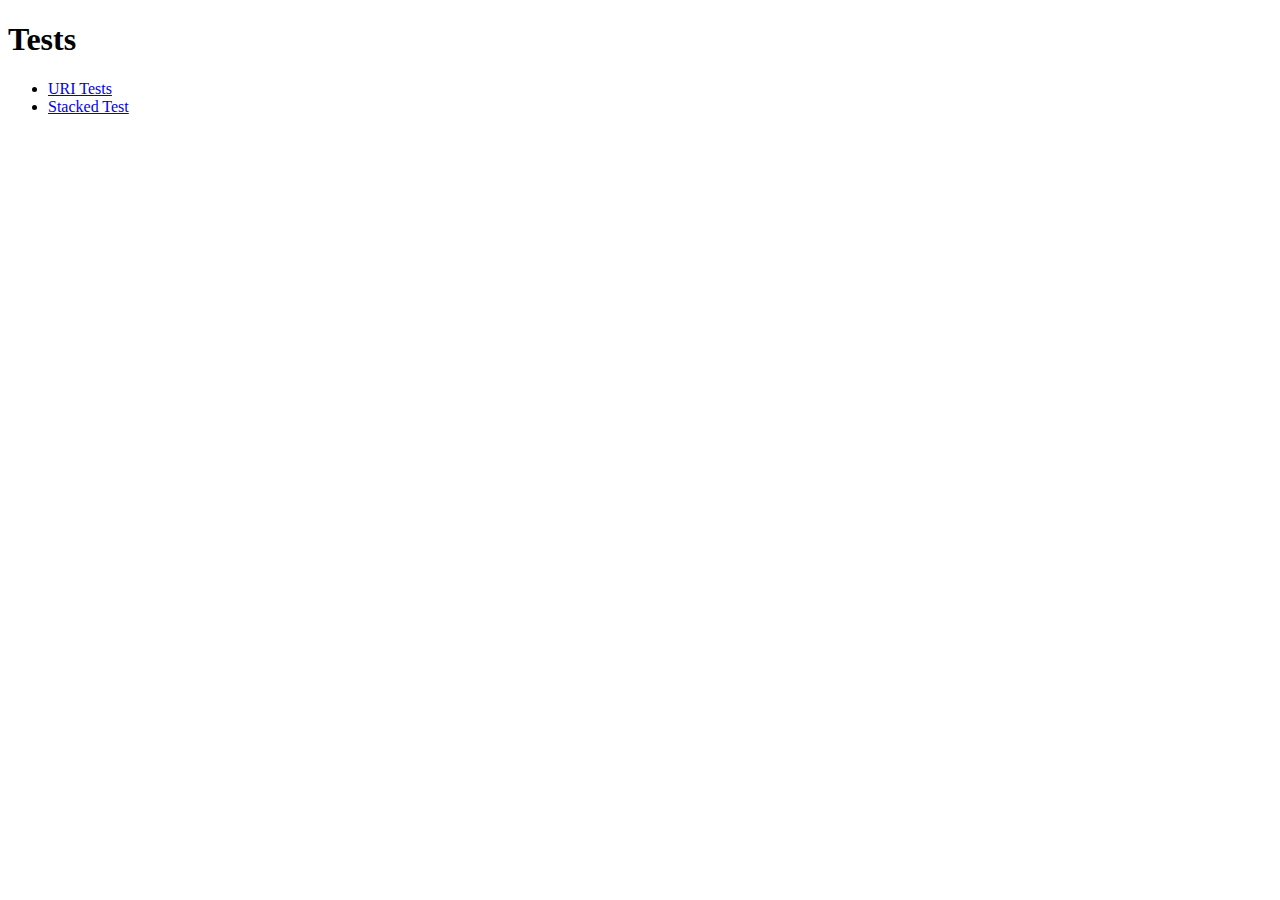
<file: Radar/lity/test/functional/index.html>
<!DOCTYPE html>
<html>
<head lang="en">
    <meta charset="UTF-8">
    <meta name="viewport" content="width=device-width, initial-scale=1">
    <title>Lity - Tests</title>
</head>
<body>

<h1>Tests</h1>

<ul>
    <li>
        <a href="uri.html">URI Tests</a>
    </li>
    <li>
        <a href="stacked.html">Stacked Test</a>
    </li>
</ul>

</body>
</html>
</file>
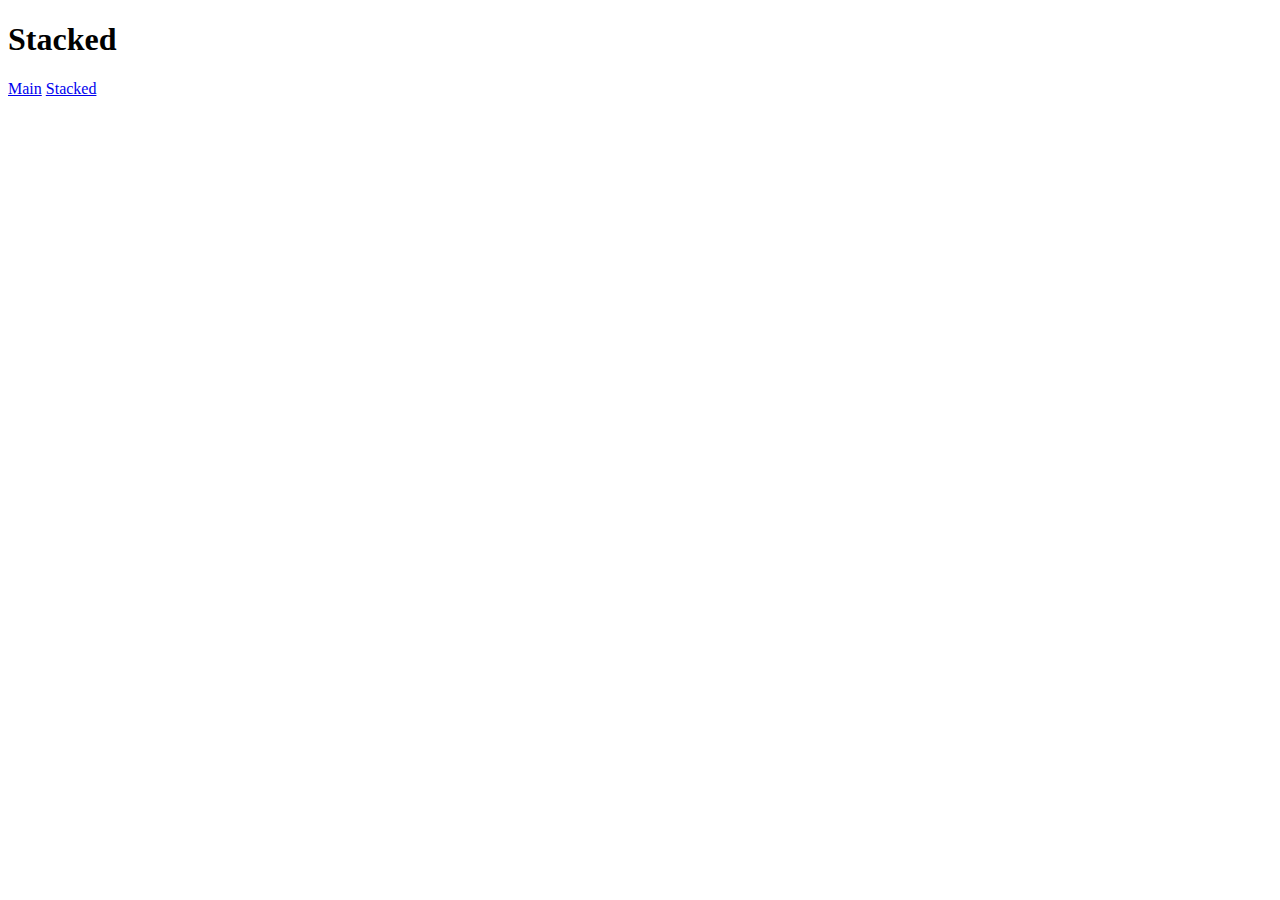
<file: Frontend/lity/test/functional/stacked.html>
<!DOCTYPE html>
<html>
<head lang="en">
    <meta charset="UTF-8">
    <meta name="viewport" content="width=device-width, initial-scale=1">
    <title>Lity - Stacked Test</title>

    <link href="../../dist/lity.css" rel="stylesheet"/>

    <script src="../../vendor/jquery.js"></script>
    <script src="../../dist/lity.js"></script>
</head>
<body style="background: #fff">

<h1>Stacked</h1>

<a href="#main" data-lity>Main</a>
<a href="#stacked" data-lity>Stacked</a>

<div id="main" class="lity-hide" style="background:#fff;padding:40px;">
    <h2>Main</h2>
    <p><a href="#stacked" data-lity>Stacked</a></p>
</div>

<div id="stacked" class="lity-hide" style="background:#fff;padding:40px;">
    <h2>Stacked</h2>
    <p><a href="#main" data-lity>Main</a></p>
</div>

<p aria-hidden="true"></p>
<p aria-hidden="false"></p>

</body>
</html>
</file>
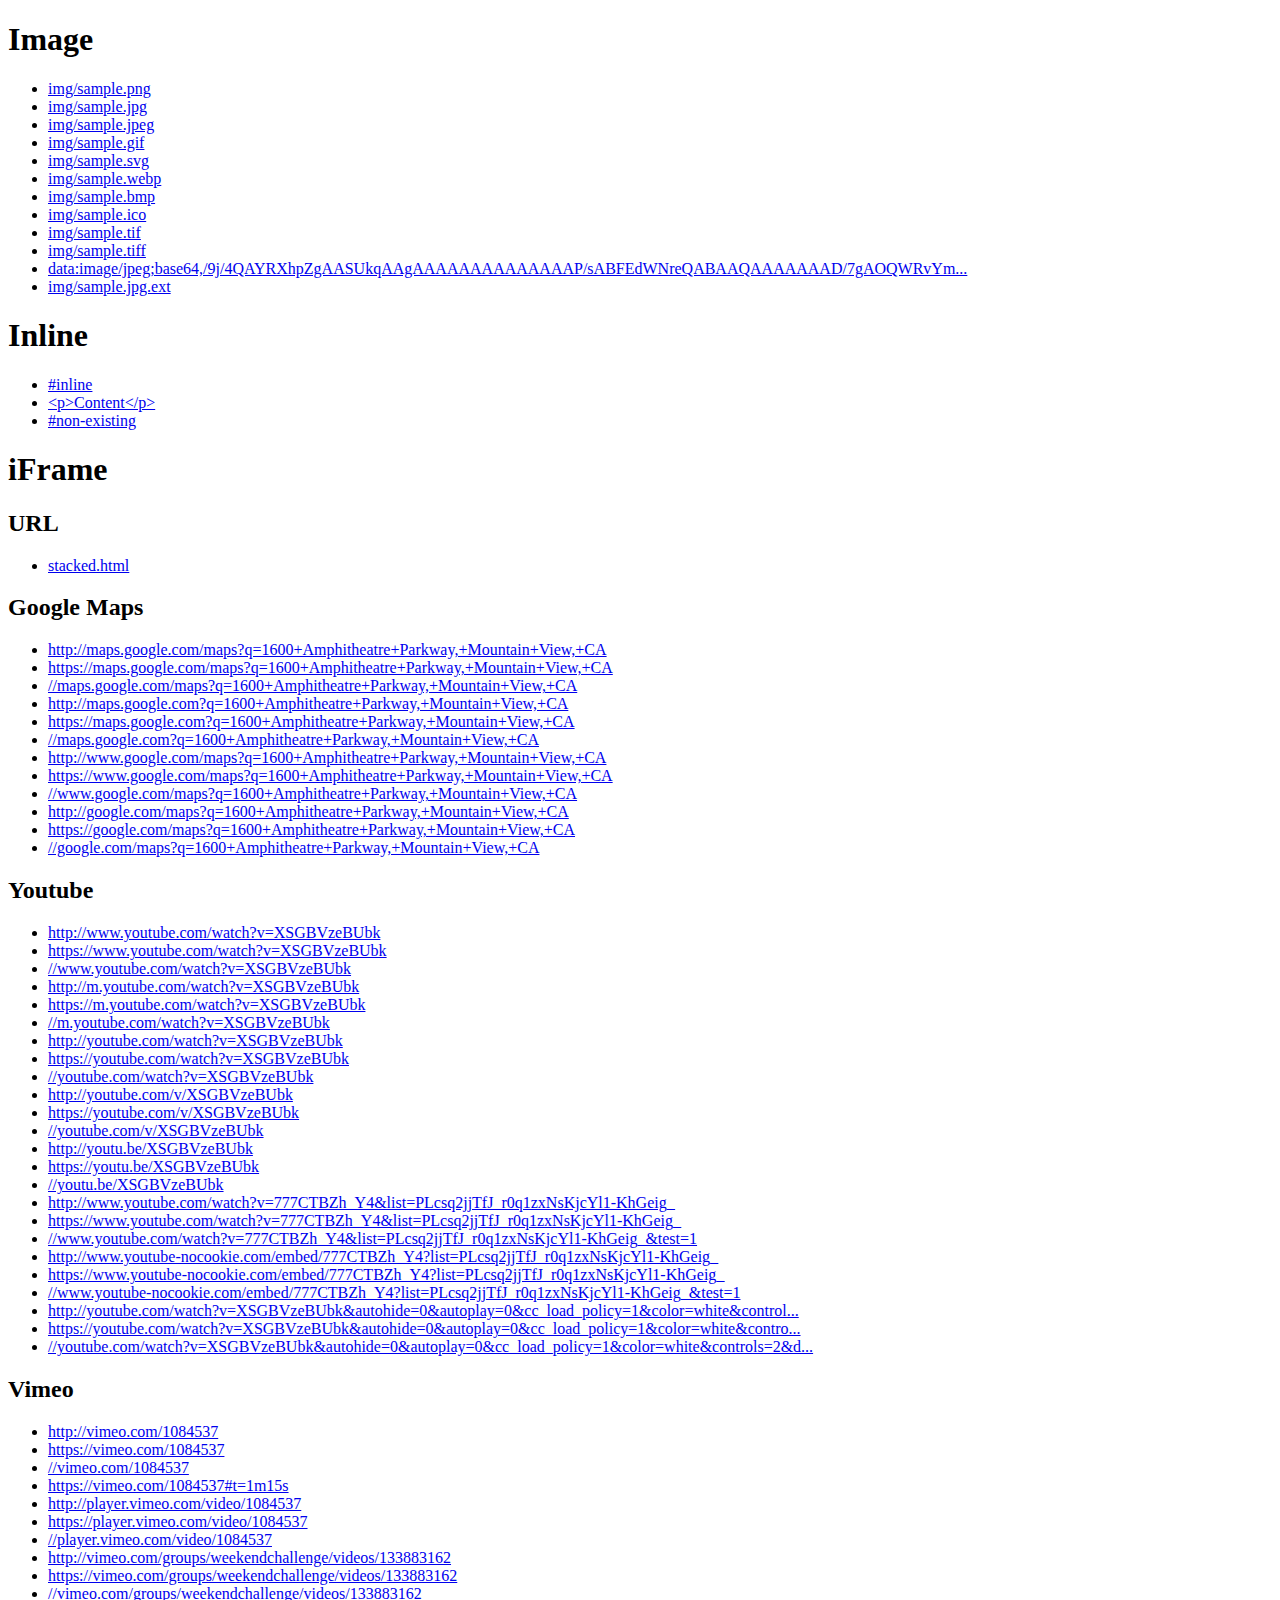
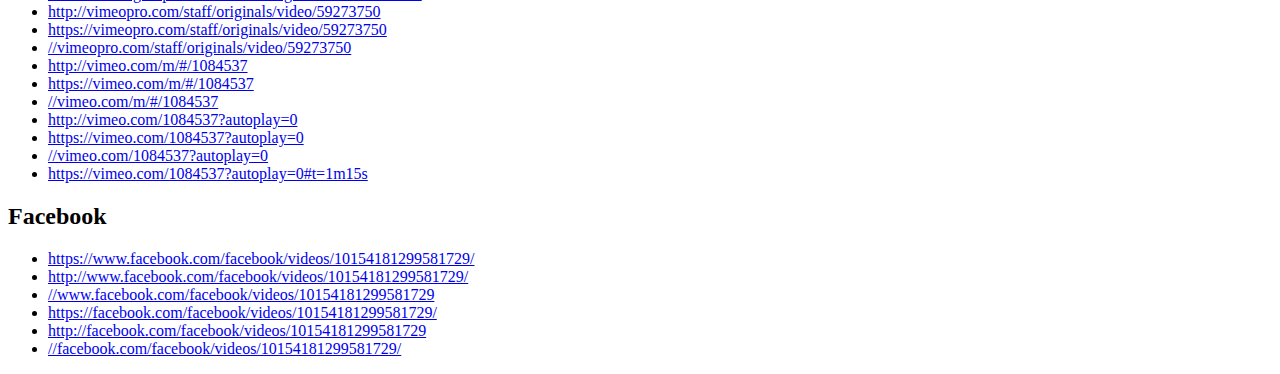
<file: Frontend/lity/test/functional/uri.html>
<!DOCTYPE html>
<html>
<head lang="en">
    <meta charset="UTF-8">
    <meta name="viewport" content="width=device-width, initial-scale=1">
    <title>Lity - URI Tests</title>

    <link href="../../dist/lity.css" rel="stylesheet"/>

    <script src="../../vendor/jquery.js"></script>
    <script src="../../dist/lity.js"></script>

    <script>
        $(function() {
            $('a').each(function() {
                var el = $(this), href = el.attr('href');

                if (href.length > 97) {
                    href = href.substr(0, 97) + '...';
                }

                el.text(href);
            })
        });
    </script>
</head>
<body style="background: #fff">

<h1>Image</h1>

<ul>
    <li>
        <a href="img/sample.png" data-lity></a>
    </li>
    <li>
        <a href="img/sample.jpg" data-lity></a>
    </li>
    <li>
        <a href="img/sample.jpeg" data-lity></a>
    </li>
    <li>
        <a href="img/sample.gif" data-lity></a>
    </li>
    <li>
        <a href="img/sample.svg" data-lity></a>
    </li>
    <li>
        <a href="img/sample.webp" data-lity></a>
    </li>
    <li>
        <a href="img/sample.bmp" data-lity></a>
    </li>
    <li>
        <a href="img/sample.ico" data-lity></a>
    </li>
    <li>
        <a href="img/sample.tif" data-lity></a>
    </li>
    <li>
        <a href="img/sample.tiff" data-lity></a>
    </li>
    <li>
        <a href="[data-uri]" data-lity></a>
    </li>

    <li>
        <a href="img/sample.jpg.ext" data-lity="{&quot;handler&quot;: &quot;image&quot;}"></a>
    </li>
</ul>

<h1>Inline</h1>

<ul>
    <li>
        <a href="#inline" data-lity></a>
    </li>
    <li>
        <a href="&lt;p&gt;Content&lt;/p&gt;" data-lity></a>
    </li>
    <li>
        <a href="#non-existing" data-lity></a>
    </li>
</ul>

<div id="inline" class="lity-hide">
    Inline
</div>

<h1>iFrame</h1>

<h2>URL</h2>

<ul>
    <li>
        <a href="stacked.html" data-lity></a>
    </li>
</ul>
<h2>Google Maps</h2>

<ul>
    <li>
        <a href="http://maps.google.com/maps?q=1600+Amphitheatre+Parkway,+Mountain+View,+CA" data-lity></a>
    </li>
    <li>
        <a href="https://maps.google.com/maps?q=1600+Amphitheatre+Parkway,+Mountain+View,+CA" data-lity></a>
    </li>
    <li>
        <a href="//maps.google.com/maps?q=1600+Amphitheatre+Parkway,+Mountain+View,+CA" data-lity></a>
    </li>

    <li>
        <a href="http://maps.google.com?q=1600+Amphitheatre+Parkway,+Mountain+View,+CA" data-lity></a>
    </li>
    <li>
        <a href="https://maps.google.com?q=1600+Amphitheatre+Parkway,+Mountain+View,+CA" data-lity></a>
    </li>
    <li>
        <a href="//maps.google.com?q=1600+Amphitheatre+Parkway,+Mountain+View,+CA" data-lity></a>
    </li>

    <li>
        <a href="http://www.google.com/maps?q=1600+Amphitheatre+Parkway,+Mountain+View,+CA" data-lity></a>
    </li>
    <li>
        <a href="https://www.google.com/maps?q=1600+Amphitheatre+Parkway,+Mountain+View,+CA" data-lity></a>
    </li>
    <li>
        <a href="//www.google.com/maps?q=1600+Amphitheatre+Parkway,+Mountain+View,+CA" data-lity></a>
    </li>

    <li>
        <a href="http://google.com/maps?q=1600+Amphitheatre+Parkway,+Mountain+View,+CA" data-lity></a>
    </li>
    <li>
        <a href="https://google.com/maps?q=1600+Amphitheatre+Parkway,+Mountain+View,+CA" data-lity></a>
    </li>
    <li>
        <a href="//google.com/maps?q=1600+Amphitheatre+Parkway,+Mountain+View,+CA" data-lity></a>
    </li>
</ul>

<h2>Youtube</h2>

<ul>
    <li>
        <a href="http://www.youtube.com/watch?v=XSGBVzeBUbk" data-lity></a>
    </li>
    <li>
        <a href="https://www.youtube.com/watch?v=XSGBVzeBUbk" data-lity></a>
    </li>
    <li>
        <a href="//www.youtube.com/watch?v=XSGBVzeBUbk" data-lity></a>
    </li>

    <li>
        <a href="http://m.youtube.com/watch?v=XSGBVzeBUbk" data-lity></a>
    </li>
    <li>
        <a href="https://m.youtube.com/watch?v=XSGBVzeBUbk" data-lity></a>
    </li>
    <li>
        <a href="//m.youtube.com/watch?v=XSGBVzeBUbk" data-lity></a>
    </li>

    <li>
        <a href="http://youtube.com/watch?v=XSGBVzeBUbk" data-lity></a>
    </li>
    <li>
        <a href="https://youtube.com/watch?v=XSGBVzeBUbk" data-lity></a>
    </li>
    <li>
        <a href="//youtube.com/watch?v=XSGBVzeBUbk" data-lity></a>
    </li>

    <li>
        <a href="http://youtube.com/v/XSGBVzeBUbk" data-lity></a>
    </li>
    <li>
        <a href="https://youtube.com/v/XSGBVzeBUbk" data-lity></a>
    </li>
    <li>
        <a href="//youtube.com/v/XSGBVzeBUbk" data-lity></a>
    </li>

    <li>
        <a href="http://youtu.be/XSGBVzeBUbk" data-lity></a>
    </li>
    <li>
        <a href="https://youtu.be/XSGBVzeBUbk" data-lity></a>
    </li>
    <li>
        <a href="//youtu.be/XSGBVzeBUbk" data-lity></a>
    </li>

    <li>
        <a href="http://www.youtube.com/watch?v=777CTBZh_Y4&amp;list=PLcsq2jjTfJ_r0q1zxNsKjcYl1-KhGeig_" data-lity></a>
    </li>
    <li>
        <a href="https://www.youtube.com/watch?v=777CTBZh_Y4&amp;list=PLcsq2jjTfJ_r0q1zxNsKjcYl1-KhGeig_" data-lity></a>
    </li>
    <li>
        <a href="//www.youtube.com/watch?v=777CTBZh_Y4&amp;list=PLcsq2jjTfJ_r0q1zxNsKjcYl1-KhGeig_&amp;test=1" data-lity></a>
    </li>

    <li>
        <a href="http://www.youtube-nocookie.com/embed/777CTBZh_Y4?list=PLcsq2jjTfJ_r0q1zxNsKjcYl1-KhGeig_" data-lity></a>
    </li>
    <li>
        <a href="https://www.youtube-nocookie.com/embed/777CTBZh_Y4?list=PLcsq2jjTfJ_r0q1zxNsKjcYl1-KhGeig_" data-lity></a>
    </li>
    <li>
        <a href="//www.youtube-nocookie.com/embed/777CTBZh_Y4?list=PLcsq2jjTfJ_r0q1zxNsKjcYl1-KhGeig_&amp;test=1" data-lity></a>
    </li>

    <li>
        <a href="http://youtube.com/watch?v=XSGBVzeBUbk&amp;autohide=0&amp;autoplay=0&amp;cc_load_policy=1&amp;color=white&amp;controls=2&amp;disablekb=1&amp;enablejsapi=1&amp;end=10&amp;fs=0&amp;hl=de&amp;iv_load_policy=1&amp;listType=playlist&amp;list=PLcsq2jjTfJ_r0q1zxNsKjcYl1-KhGeig_&amp;loop=1&amp;modestbranding=1&amp;origin=http://lity&amp;rel=0&amp;showinfo=1&amp;start=2&amp;theme=light" data-lity></a>
    </li>
    <li>
        <a href="https://youtube.com/watch?v=XSGBVzeBUbk&amp;autohide=0&amp;autoplay=0&amp;cc_load_policy=1&amp;color=white&amp;controls=2&amp;disablekb=1&amp;enablejsapi=1&amp;end=10&amp;fs=0&amp;hl=de&amp;iv_load_policy=1&amp;listType=playlist&amp;list=PLcsq2jjTfJ_r0q1zxNsKjcYl1-KhGeig_&amp;loop=1&amp;modestbranding=1&amp;origin=http://lity&amp;rel=0&amp;showinfo=1&amp;start=2&amp;theme=light" data-lity></a>
    </li>
    <li>
        <a href="//youtube.com/watch?v=XSGBVzeBUbk&amp;autohide=0&amp;autoplay=0&amp;cc_load_policy=1&amp;color=white&amp;controls=2&amp;disablekb=1&amp;enablejsapi=1&amp;end=10&amp;fs=0&amp;hl=de&amp;iv_load_policy=1&amp;listType=playlist&amp;list=PLcsq2jjTfJ_r0q1zxNsKjcYl1-KhGeig_&amp;loop=1&amp;modestbranding=1&amp;origin=http://lity&amp;rel=0&amp;showinfo=1&amp;start=2&amp;theme=light" data-lity></a>
    </li>
</ul>

<h2>Vimeo</h2>

<ul>
    <li>
        <a href="http://vimeo.com/1084537" data-lity></a>
    </li>
    <li>
        <a href="https://vimeo.com/1084537" data-lity></a>
    </li>
    <li>
        <a href="//vimeo.com/1084537" data-lity></a>
    </li>
    <li>
        <a href="https://vimeo.com/1084537#t=1m15s" data-lity></a>
    </li>
    <li>
        <a href="http://player.vimeo.com/video/1084537" data-lity></a>
    </li>
    <li>
        <a href="https://player.vimeo.com/video/1084537" data-lity></a>
    </li>
    <li>
        <a href="//player.vimeo.com/video/1084537" data-lity></a>
    </li>
    <li>
        <a href="http://vimeo.com/groups/weekendchallenge/videos/133883162" data-lity></a>
    </li>
    <li>
        <a href="https://vimeo.com/groups/weekendchallenge/videos/133883162" data-lity></a>
    </li>
    <li>
        <a href="//vimeo.com/groups/weekendchallenge/videos/133883162" data-lity></a>
    </li>
    <li>
        <a href="http://vimeopro.com/staff/originals/video/59273750" data-lity></a>
    </li>
    <li>
        <a href="https://vimeopro.com/staff/originals/video/59273750" data-lity></a>
    </li>
    <li>
        <a href="//vimeopro.com/staff/originals/video/59273750" data-lity></a>
    </li>
    <li>
        <a href="http://vimeo.com/m/#/1084537" data-lity></a>
    </li>
    <li>
        <a href="https://vimeo.com/m/#/1084537" data-lity></a>
    </li>
    <li>
        <a href="//vimeo.com/m/#/1084537" data-lity></a>
    </li>
    <li>
        <a href="http://vimeo.com/1084537?autoplay=0" data-lity></a>
    </li>
    <li>
        <a href="https://vimeo.com/1084537?autoplay=0" data-lity></a>
    </li>
    <li>
        <a href="//vimeo.com/1084537?autoplay=0" data-lity></a>
    </li>
    <li>
        <a href="https://vimeo.com/1084537?autoplay=0#t=1m15s" data-lity></a>
    </li>
</ul>

<h2>Facebook</h2>

<ul>
    <li>
        <a href="https://www.facebook.com/facebook/videos/10154181299581729/" data-lity></a>
    </li>
    <li>
        <a href="http://www.facebook.com/facebook/videos/10154181299581729/" data-lity></a>
    </li>
    <li>
        <a href="//www.facebook.com/facebook/videos/10154181299581729" data-lity></a>
    </li>
    <li>
        <a href="https://facebook.com/facebook/videos/10154181299581729/" data-lity></a>
    </li>
    <li>
        <a href="http://facebook.com/facebook/videos/10154181299581729" data-lity></a>
    </li>
    <li>
        <a href="//facebook.com/facebook/videos/10154181299581729/" data-lity></a>
    </li>
</ul>

</body>
</html>
</file>
<file: Frontend/css/style.css>
main {
	font-family: 'Open Sans', sans-serif;
    padding: 0px 5% 0px 5%;
	
}


/*Header*/

.header {
	font-family: "EB Garamond", serif;
	font-size: 5em;
	width: 70%;
	height: auto;
	margin: 20px 0px 50px 100px;
}

/*Analyse-Box*/

.giv-get {
	width: 100%;
	display: flex;
	flex-direction: row;
	justify-content: space-evenly;
	align-items: flex-start;
	align-content: flex-start;
	flex-wrap: wrap;
	margin: 140px 0px 0px 0px;
}

.giv {
	background-color: #394d66;
	flex-basis: content;
	width: 45%;
	min-width: 430px;
	left: 15%;
	flex: auto;
	margin: 100px 2.5% 30px 2.5%;
	padding: 30px 0px 50px 0px;
	border-radius: 20px;
	flex: 1 0 auto; 
}

.get {
	background-color: #394d66;
	flex-basis: content;
	width: 45%;
	min-width: 430px;
	left: 15%;
	flex: auto;
	margin: 100px 2.5% 30px 2.5%;
	padding: 30px 0px 50px 0px;
	border-radius: 20px;
	flex: 1 0 auto;
}

.giv:before {
	content: 'Datenspende';
	color: #27ae60;
	font-size: 1.7em;
	font-family: InknutAntiqua-Bold !important;
	margin: -120px 12%;
	position: absolute;
}


.get:before {
	content: 'Datenanalyse';
	color: #27ae60;
	font-size: 1.7em;
	font-family: InknutAntiqua-Bold !important;
	margin: -120px 12%;
	position: absolute;
}



/*Banner*/

.banner-left-1 {
	height: 40px;
	width: 300px;
	background-color: #243040;
	margin-left: -20px;
	font-family: 'Open Sans';
	font-weight: bold;
	padding-left: 20px;
	line-height: 40px;
	color: #fff !important;
	font-size: 0.7em;
}

.banner-left-2 {
	height: 40px;
	width: 320px;
	background-color: #243040;
	margin-left: -20px;
	font-family: 'Open Sans';
	font-weight: bold;
	padding-left: 20px;
	line-height: 40px;
	color: #fff !important;
	font-size: 0.7em;
	
}

.banner-left-3 {
	height: 40px;
	width: 320px;
	background-color: #243040;
	margin-left: -20px;
	font-family: 'Open Sans';
	font-weight: bold;
	padding-left: 20px;
	line-height: 40px;
	color: #fff !important;
	font-size: 0.7em;
}

.banner-right-1 {
	height: 40px;
	width: 350px;
	background-color: #243040;
	float: right;
	margin-right: -20px;
	font-family: 'Open Sans';
    font-weight: bold;
	padding-right: 20px;
	line-height: 40px;
	text-align: right;
    color: #fff !important;
	font-size: 0.7em;
}

.banner-right-2 {
	height: 40px;
	width: 190px;
	background-color: #243040;
	float: right;
	margin-right: -20px;
	font-family: 'Open Sans';
    font-weight: bold;
	padding-right: 20px;
	line-height: 40px;
	text-align: right;
    color: #fff !important;
	font-size: 0.7em;
	clear: both;
}

.banner-left:after {
	width: 0;
	height: 0;
	border-left: 50px solid transparent;
	border-right: 50px solid transparent;
	border-bottom: 100px solid #000;
	background-color: black;
}


.banner-left-shadow {
    width: 20px;
    height: 0;    
    padding-left:20px;
    padding-bottom: 20px;
    overflow: hidden;
	margin-left: -20px;
	float: left;
}
.banner-left-shadow:after {
    content: "";
    display: block;
    width: 0;
    height: 0;
    margin-left:-20px;
    border-left: 20px solid transparent;
    border-right: 0px solid transparent;
    border-top: 20px solid #18202a;
}

.banner-right-shadow {
    width: 20px;
    height: 0;    
    padding-right:20px;
    padding-bottom: 20px;
    overflow: hidden;
	margin-right: -20px;
    float: right;
	clear: both;
}
.banner-right-shadow:after {
    content: "";
    display: block;
    width: 0;
    height: 0;
    margin-right:-20px;
    border-left: 0px solid transparent;
    border-right: 20px solid transparent;
    border-top: 20px solid #18202a;
}

.zbanner-left {
    margin-top: 30px;
}

.zbanner-right {
    margin-top: 30px;
}

/*Video-Box*/
/*
.vbox {
	width: 100%;
	margin: 50px 0% 100px 0%;
	display: flex;
	flex-direction: row;
	justify-content: space-evenly;
	align-items: flex-start;
	align-content: flex-start;
	flex-wrap: wrap;
}

.vtile {
	margin: 20px 15px 20px 15px;
    position: relative;
    display: inline-block;
    cursor: pointer;
	background-color: #394d66;
	transition: .7s;
	-webkit-transition: .7s;
	-o-transition: .7s;
	-moz-transition: .7s;
}

 .vtile img {
  width: 300px;
  height: 200px;
}


a.video {
  float: left;
  position: relative;
  border-top: 4px solid #394d66;
  border-right: 4px solid #394d66;
  border-left: 4px solid #394d66;
  border-bottom: 2px solid #394d66;
}

a.video span {
  width: 100%;
  height: 100%;
  position: absolute;
  background: url("../image/play.png") no-repeat;
  background-position: 50% 50%;
  background-size: 75px;
}

.vtile:after {
  left: 0;
  height: 20px;
  margin: 5px;
  content: '';
  position: absolute;
  background: #FFF;
  border-radius: 10px;
}

.vtile:hover {
  transform: scale(1.02);
  -webkit-transform: scale(1.02);
  -o-transform: scale(1.02);
  -moz-transform: scale(1.02);
  transition: .5s;
  -webkit-transition: .5s;
  -o-transition: .5s;
  -moz-transition: .5s;
}

*/

/*Header-Titel-Effekt*/

.panel {
	height: 100vh; 
	background: url(../image/parallax_1.jpg) no-repeat 0% 0%;
	background-position: center;
	background-size: cover; 
	background-attachment: fixed;
	display: flex;
	justify-content: center;
	align-items: center;
    position: absolute;
  	}

.titl {
    position: absolute;
	z-index: 2;
	font-family: InknutAntiqua-Bold;
	color: black;
	transition: 0.15s ease-in;
	-moz-transition: 0.15s ease-in;
	-webkit-transition: 0.15s ease-in;
}

.title1 {
	z-index: 2;
	font-family: InknutAntiqua-Bold;
	font-size: 2.8vw;
	color: black;
	top: 195px;
	right: 61.2vw;
}

.title2 { 
	z-index: 2;
	font-family: InknutAntiqua-Bold;
	font-size: 2.8vw;
	color: black;
	top:195px;
	right: 59.4vw;
}

.title3 { 
	z-index: 2.8;
	font-family: InknutAntiqua-Bold;
	font-size: 2.8vw;
	color: black;
	top:195px;
	right: 57.8vw;
}

.title4 { 
	z-index: 2;
	font-family: InknutAntiqua-Bold;
	font-size: 2.8vw;
	color: black;
	top: calc(195px + 3vw);
	right: 63.6vw;
}

.title5 { 
	z-index: 2;
	font-family: InknutAntiqua-Bold;
	font-size: 2.8vw;
	color: black;
	top: calc(195px + 3vw);
	right: 61.9vw;
}

.title6 { 
	z-index: 2;
	font-family: InknutAntiqua-Bold;
	font-size: 2.8vw;
	color: black;
	top: calc(195px + 3vw);
	right: 60.45vw;
}

.title7 { 
	z-index: 2;
	font-family: InknutAntiqua-Bold;
	font-size: 2.8vw;
	color: black;
	top: calc(195px + 3vw);
	right: 58.6vw;
}

.title8 { 
	z-index: 2;
	font-family: InknutAntiqua-Bold;
	font-size: 2.8vw;
	color: black;
	top: calc(195px + 3vw);
	right: 57.45vw;
}

.title9 { 
	z-index: 2;
	font-family: InknutAntiqua-Bold;
	font-size: 2.8vw;
	color: black;
	top: calc(195px + 3vw);
	right: 55.7vw;
}

.title10 { 
	z-index: 2;
	font-family: InknutAntiqua-Bold;
	font-size: 2.8vw;
	color: black;
	top: calc(195px + 3vw);
	right: 53.7vw;
}

.title11 { 
	z-index: 2;
	font-family: InknutAntiqua-Bold;
	font-size: 2.8vw;
	color: black;
	top: calc(195px + 3vw);
	right: 51.9vw;
}

.title12 { 
	z-index: 2;
	font-family: InknutAntiqua-Bold;
	font-size: 2.8vw;
	color: black;
	top: calc(195px + 3vw);
	right: 49.9vw;
}

.title13 { 
	z-index: 2;
	font-family: InknutAntiqua-Bold;
	font-size: 13vw;
	color: black;
	top:195px;
	right: 65.5vw;
}

.title14 { 
	z-index: 2;
	font-family: InknutAntiqua-Bold;
	font-size: 5.9vw;
	color: black;
	top: calc(195px + 5vw);
	right: 62.5vw;
}


.title15 { 
	z-index: 2;
	font-family: InknutAntiqua-Bold;
	font-size: 5.9vw;
	color: black;
	top: calc(195px + 5vw);
	right: 58.5vw;
}

.title16 { 
	z-index: 2;
	font-family: InknutAntiqua-Bold;
	font-size: 5.9vw;
	color: black;
	top: calc(195px + 5vw);
	right: 55.1vw;
}

.title17 { 
	z-index: 2;
	font-family: InknutAntiqua-Bold;
	font-size: 5.9vw;
	color: black;
	top: calc(195px + 5vw);
	right: 50.5vw;
}

.title18 { 
	z-index: 2;
	font-family: InknutAntiqua-Bold;
	font-size: 5.9vw;
	color: black;
	top: calc(195px + 5vw);
	right: 46.7vw;
}

.title19 { 
	z-index: 2;
	font-family: InknutAntiqua-Bold;
	font-size: 5.9vw;
	color: black;
	top: calc(195px + 5vw);
	right: 44.3vw;
}

.title20 { 
	z-index: 2;
	font-family: InknutAntiqua-Bold;
	font-size: 5.9vw;
	color: black;
	top: calc(195px + 5vw);
	right: 41.7vw;
}

.title21 { 
	z-index: 2;
	font-family: InknutAntiqua-Bold;
	font-size: 5.9vw;
	color: black;
	top: calc(195px + 5vw);
	right: 38.4vw;
}

.title22 { 
	z-index: 2;
	font-family: InknutAntiqua-Bold;
	font-size: 5.9vw;
	color: black;
	top: calc(195px + 5vw);
	right: 35.7vw;
}

.title23 { 
	z-index: 2;
	font-family: InknutAntiqua-Bold;
	font-size: 5.9vw;
	color: black;
	top: calc(195px + 5vw);
	right: 32vw;
}

.title24 { 
	z-index: 2;
	font-family: InknutAntiqua-Bold;
	font-size: 5.9vw;
	color: black;
	top: calc(195px + 5vw);
	right: 28.1vw;
}

.title25 { 
	z-index: 2;
	font-family: InknutAntiqua-Bold;
	font-size: 5.9vw;
	color: black;
	top: calc(195px + 1vw);
	right: 47vw;
}


/*Result Box*/

.result {
	width: 95%;
	background-color: #394d66;
	height: 500px;
	margin: 50px 2.5% 0 2.5%;
	padding-top: 30px;
}

.hide {
	display: none;
}


.show {
	display: block;
}

.link {
  height: 250px;
  width: 100%;
}

.freischreiber-box {
  height: 250px;
  width: 100%;
  min-width: 360px;
  background-size: 700px ;
  background-color: #ffffff;  
  background-repeat: no-repeat;
  background-image: url(../image/Freischreiberlogo.png);
  background-position: 50% 30%;
  background-attachment: fixed;
  justify-content: left;
  position: relative;
  z-index: 2;
  overflow-y: hidden;
  -webkit-overflow-scrolling: touch;
  -webkit-backface-visibility: hidden;
  backface-visibility: hidden;
  -webkit-transition: -webkit-transform 0.5s;
  -moz-transition: -moz-transform 0.5s;
  transition: transform 0.5s;
  -webkit-transition-timing-function: cubic-bezier(0.91, 0.01, 0.6, 0.99);
  -moz-transition-timing-function: cubic-bezier(0.91, 0.01, 0.6, 0.99);
  transition-timing-function: cubic-bezier(0.91, 0.01, 0.6, 0.99);
  -webkit-transition-duration: 0.5s;
  -moz-transition-duration: 0.5s;
   transition-duration: 0.5s;
  -webkit-transition-duration: 0.5s;
  -moz-transition-duration: 0.5s;
   transition-duration: 0.5s; 
}

.freischreiber-box:hover {
	cursor: pointer;
}

/*Input-Input Medienauswahl*/

.media-select {
  font-family: 'Open Sans';
  font-size: 13px;
  height: 33px;
  border-radius: 4px 4px 4px 4px;
  padding-left: 22px;
  float: left;
}


@media (max-width: 800px)  { 
.media-select {
  width: calc(100% - 80px);
  margin: 40px 40px 0px 40px;
}
}	
	
@media (min-width: 800px)  { 
.media-select {
  width: calc(50% - 70px);
  margin: 30px 30px 0px 40px;
}
}	

@media (min-width: 1075px)  { 
.media-select {
  width: calc(100% - 80px);
  margin: 40px 40px 0px 40px;
}
}	

@media (min-width: 1600px)  { 
.media-select {
  width: calc(50% - 70px);
  margin: 30px 30px 0px 40px;
}
}

/*Input-Input Switchbutton*/

.switch-field {
  font-family: 'Open Sans';
  padding: 30px 40px 20px 40px;
  overflow: hidden;
  float: left;
  font-size: 13px;
}

@media (max-width: 800px)  { 
.switch-field {
  width: calc(100%);
  padding: 40px 40px 0px 40px;
}
}	
	
@media (min-width: 800px)  { 
.switch-field {
  width: calc(50%);
  padding: 30px 40px 0px 30px;
}
}	

@media (min-width: 1075px)  { 
.switch-field {
  width: calc(100%);
  padding: 40px 40px 0px 40px;
}
}	

@media (min-width: 1600px)  { 
.switch-field {
  width: calc(50%);
  padding: 30px 40px 0px 30px;
}
}

.switch-field input {
    position: absolute !important;
    clip: rect(0, 0, 0, 0);
    height: 1px;
    width: 1px;
    border: 0;
    overflow: hidden;
}

.switch-field label {
  float: left;
  display: inline-block;
  width: 33.33%;
  background-color: #e3e3e3;
  color: rgba(0, 0, 0, 0.6);
  font-size: 13px;
  font-weight: normal;
  text-align: center;
  text-shadow: none;
  padding: 10px 14px;
  -webkit-box-shadow: inset 0 1px 3px rgba(0, 0, 0, 0.3), 0 1px rgba(255, 255, 255, 0.1);
  box-shadow: inset 0 1px 3px rgba(0, 0, 0, 0.3), 0 1px rgba(255, 255, 255, 0.1);
  -webkit-transition: all 0.1s ease-in-out;
  -moz-transition:    all 0.1s ease-in-out;
  -ms-transition:     all 0.1s ease-in-out;
  -o-transition:      all 0.1s ease-in-out;
  transition:         all 0.1s ease-in-out;
}

.switch-field label:hover {
    cursor: pointer;
}

.switch-field:hover {
	
}

.switch-field input:checked + label {
  background-color: #243040;
  -webkit-box-shadow: none;
  box-shadow: none;
  color: #fff;  
}

.switch-field label:first-of-type {
  border-radius: 4px 0 0 4px;
}

.switch-field label:last-of-type {
  border-radius: 0 4px 4px 0;
}


.switch-field-text-1:before {
  position: absolute;
  content: 'Arbeitsverhältnis';
  display: block;
  color: white;
  font-size: 13px;
  margin-top: -22px;
  margin-left: calc(1%);
}

.switch-field-text-2:before {
  position: absolute;
  content: 'Format';
  display: block;
  color: white;
  font-size: 13px;
  margin-top: -22px;
  margin-left: calc(1%);
}

.switch-field-text-3:before {
  position: absolute;
  content: 'Verbreitung';
  display: block;
  color: white;
  font-size: 13px;
  margin-top: -22px;
  margin-left: calc(1%);
}

.switch-field-text-4:before {
  position: absolute;
  content: 'Arbeitserfahrung';
  display: block;
  color: white;
  font-size: 13px;
  margin-top: -22px;
  margin-left: calc(1%);
}



/*Input-Input Gehaltsangabe*/

.loan-select {
  font-family: 'Open Sans';
  font-size: 13px;
  height: 33px;
  border-radius: 4px 4px 4px 4px;
  padding-left: 22px;
  float: left;
  position: relative;
}

@media (max-width: 800px)  { 
.loan-select {
  width: calc(100% - 80px);
  margin: 40px 40px 0px 40px;
}
}	
	
@media (min-width: 800px)  { 
.loan-select {
  width: calc(50% - 70px);
  margin: 30px 30px 0px 40px;
}
}	

@media (min-width: 1075px)  { 
.loan-select {
  width: calc(100% - 80px);
  margin: 40px 40px 0px 40px;
}
}	

@media (min-width: 1600px)  { 
.loan-select {
  width: calc(50% - 70px);
  margin: 30px 30px 0px 40px;
}
}


/*Input-Input Range-Boxes*/

input[type="range"]::-webkit-slider-thumb{
  -moz-appearance: none;
  -webkit-appearance: none;
  appearance: none;
  outline: 0px none transparent;
  width: 18px;
  height: 18px;
  border-radius: 100%;
  background: #ecf0f1;
  z-index: 3;
}

.hour-week-select {
  height: 33px;
  -webkit-box-shadow: 0px 0px 7px 2px rgba(0,0,0,0.2);
  -moz-box-shadow: 0px 0px 7px 2px rgba(0,0,0,0.2);
  box-shadow: 0px 0px 3px 1px rgba(0,0,0,0.2);
  border-radius: 20px;
  background: #27ae60;
  float: left;
  position: relative;
  margin-left: -15px;
}

.hour-week-bar[type="range"] {
  position: relative;
  outline: none;
  margin: 7px 10px 0px 13px;
  width: calc(100% - 50px);
  color: #fff;
  background: #e74c3c;
  text-align: center;
  background: #2ecc71;
  background-position: center;
  background-repeat: no-repeat;
  -moz-appearance: none;
  -webkit-appearance: none;
  appearance: none;
  outline: 0px none transparent;
  border-radius: 25px;
}

.hour-week-bar[type="range"]:before {
  position: absolute;
  bottom: -15%;
  right: -30px;
  content: attr(value);
  display: block;
  text-align: center;
  font-size: 20px;
}


.day-month-bar[type="range"] {
  position: relative;
  outline: none;
  margin: 7px 10px 0px 13px;
  width: calc(100% - 50px);
  color: #fff;
  background: #e74c3c;
  text-align: center;
  background: #2ecc71;
  background-position: center;
  background-repeat: no-repeat;
  -moz-appearance: none;
  -webkit-appearance: none;
  appearance: none;
  outline: 0px none transparent;
  border-radius: 25px;
}

.day-month-bar[type="range"]:before {
  position: absolute;
  bottom: -15%;
  right: -30px;
  content: attr(value);
  display: block;
  text-align: center;
  font-size: 20px;
}

.hour-day-bar[type="range"] {
  position: relative;
  outline: none;
  margin: 7px 10px 0px 13px;
  width: calc(100% - 50px);
  color: #fff;
  background: #e74c3c;
  text-align: center;
  background: #2ecc71;
  background-position: center;
  background-repeat: no-repeat;
  -moz-appearance: none;
  -webkit-appearance: none;
  appearance: none;
  outline: 0px none transparent;
  border-radius: 25px;
}

.hour-day-bar[type="range"]:before {
  position: absolute;
  bottom: -15%;
  right: -30px;
  content: attr(value);
  display: block;
  text-align: center;
  font-size: 20px;
}

.happiness-bar[type="range"] {
  position: relative;
  outline: none;
  margin: 7px 10px 0px 13px;
  width: calc(100% - 70px);
  color: #fff;
  background: #e74c3c;
  text-align: center;
  background: #2ecc71;
  background-position: center;
  background-repeat: no-repeat;
  -moz-appearance: none;
  -webkit-appearance: none;
  appearance: none;
  outline: 0px none transparent;
  border-radius: 25px;
}

.happiness-bar[type="range"]:before {
  position: absolute;
  bottom: -15%;
  right: -50px;
  content: attr(value);
  display: block;
  text-align: center;
  font-size: 20px;
}

.luckiness-bar[type="range"] {
  position: relative;
  outline: none;
  margin: 7px 10px 0px 13px;
  width: calc(100% - 70px);
  color: #fff;
  background: #e74c3c;
  text-align: center;
  background: #2ecc71;
  background-position: center;
  background-repeat: no-repeat;
  -moz-appearance: none;
  -webkit-appearance: none;
  appearance: none;
  outline: 0px none transparent;
  border-radius: 25px;
}

.luckiness-bar[type="range"]:before {
  position: absolute;
  bottom: -15%;
  right: -50px;
  content: attr(value);
  display: block;
  text-align: center;
  font-size: 20px;
}

.hour-week-select input:hover  {
  cursor: pointer;
}

@media (max-width: 800px)  { 
.hour-week-select {
  width: calc(100% - 80px);
  margin: 40px 40px 0px 40px;
}
}	
	
@media (min-width: 800px)  { 
.hour-week-select {
  width: calc(50% - 70px);
  margin: 30px 40px 0px 30px;
}
}	

@media (min-width: 1075px)  { 
.hour-week-select {
  width: calc(100% - 80px);
  margin: 40px 40px 0px 40px;
}
}	

@media (min-width: 1600px)  { 
.hour-week-select {
  width: calc(50% - 70px);
  margin: 30px 40px 0px 30px;
}
}

.day-month-select {
  height: 33px;
  -webkit-box-shadow: 0px 0px 7px 2px rgba(0,0,0,0.2);
  -moz-box-shadow: 0px 0px 7px 2px rgba(0,0,0,0.2);
  box-shadow: 0px 0px 3px 1px rgba(0,0,0,0.2);
  border-radius: 20px;
  background: #27ae60;
  float: left;
}

@media (max-width: 800px)  { 
.day-month-select {
  width: calc(100% - 80px);
  margin: 40px 40px 0px 40px;
}
}	
	
@media (min-width: 800px)  { 
.day-month-select {
  width: calc(50% - 70px);
  margin: 30px 30px 0px 40px;
}
}	

@media (min-width: 1075px)  { 
.day-month-select {
  width: calc(100% - 80px);
  margin: 40px 40px 0px 40px;
}
}	

@media (min-width: 1600px)  { 
.day-month-select {
  width: calc(50% - 70px);
  margin: 30px 30px 0px 40px;
}
}

.day-month-select input:hover  {
  cursor: pointer;
}

.hour-day-select {
  height: 33px;
  -webkit-box-shadow: 0px 0px 7px 2px rgba(0,0,0,0.2);
  -moz-box-shadow: 0px 0px 7px 2px rgba(0,0,0,0.2);
  box-shadow: 0px 0px 3px 1px rgba(0,0,0,0.2);
  border-radius: 20px;
  background: #27ae60;
  float: left;
}


@media (max-width: 800px)  { 
.hour-day-select {
  width: calc(100% - 80px);
  margin: 40px 40px 0px 40px;
}
}	
	
@media (min-width: 800px)  { 
.hour-day-select {
  width: calc(50% - 70px);
  margin: 30px 40px 0px 30px;
}
}	

@media (min-width: 1075px)  { 
.hour-day-select {
  width: calc(100% - 80px);
  margin: 40px 40px 0px 40px;
}
}	

@media (min-width: 1600px)  { 
.hour-day-select {
  width: calc(50% - 70px);
  margin: 30px 40px 0px 30px;
}
}

.hour-day-select input:hover  {
  cursor: pointer;
}


input[type="range"]:before {
  position: absolute;
  bottom: -15%;
  right: -30px;
  content: attr(value);
  display: block;
  text-align: center;
  font-size: 20px;
}

.hour-week-select input[type="range"]:after {
  position: absolute;
  content: 'Arbeitsstunden pro Woche';
  display: block;
  margin: 2px 0px 0px calc(50% - 71px);
  color: #fff;
}

.hour-week-select input {
	margin-left: -15px;
}

.day-month-select input[type="range"]:after {
  position: absolute;
  content: 'Arbeitstage pro Monat';
  display: block;
  margin: 2px 0px 0px calc(50% - 71px);
  color: #fff;
}

.day-month-select input {
	margin-left: -15px;
}

.hour-day-select input[type="range"]:after {
  position: absolute;
  content: 'Arbeitsstunden pro Tag ';
  display: block;
  margin: 2px 0px 0px calc(50% - 60px);
}

.hour-day-select input {
	margin-left: -15px;
}

.break {
	width: 100%; 
	clear: both; 
	height: 0px;
}

/*Position-Select*/

.position-select {
  font-family: 'Open Sans';
  margin: 30px 20px 0px 40px;
  font-size: 13px;
  width: 220px;
  height: 33px;
  border-radius: 4px 4px 4px 4px;
  float: left;
  padding-left: 30px;

}

@media (max-width: 800px)  { 
.position-select {
  width: calc(100% - 80px);
  margin: 30px 40px 0px 40px;
}
}	
	
@media (min-width: 800px)  { 
.position-select {
  width: calc(50% - 70px);
  margin: 30px 30px 0px 40px;
}
}	

@media (min-width: 1075px)  { 
.position-select {
  width: calc(100% - 80px);
  margin: 30px 40px 0px 40px;
}
}	

@media (min-width: 1600px)  { 
.position-select {
  width: calc(50% - 70px);
  margin: 30px 30px 0px 40px;
}
}

/*Happiness-Select*/

.happiness-select {
  width: calc(100% - 80px);
  height: 33px;
  -webkit-box-shadow: 0px 0px 7px 2px rgba(0,0,0,0.2);
  -moz-box-shadow: 0px 0px 7px 2px rgba(0,0,0,0.2);
  box-shadow: 0px 0px 3px 1px rgba(0,0,0,0.2);
  border-radius: 20px;
  background: #27ae60;
  float: left;
}


@media (max-width: 800px)  { 
.happiness-select {
  margin: 40px 40px 0px 40px;
}
}	
	
@media (min-width: 800px)  { 
.happiness-select {
  margin: 30px 40px 0px 40px;
}
}	

@media (min-width: 1075px)  { 
.happiness-select {
  margin: 40px 40px 0px 40px;
}
}	

@media (min-width: 1600px)  { 
.happiness-select {
  margin: 30px 40px 0px 40px;
}
}

.happiness-select input[type="range"]:after {
  position: absolute;
  content: 'Wohlfühl-Faktor in der Redaktion';
  display: block;
  margin: 2px 0px 0px calc(50% - 80px);
}

.happiness-select input {
	margin-left: -15px;
}

.happiness-select input:hover  {
  cursor: pointer;
}

/*Luckiness-Select*/

.luckiness-select {
  width: calc(100% - 80px);
  height: 33px;
  -webkit-box-shadow: 0px 0px 7px 2px rgba(0,0,0,0.2);
  -moz-box-shadow: 0px 0px 7px 2px rgba(0,0,0,0.2);
  box-shadow: 0px 0px 3px 1px rgba(0,0,0,0.2);
  border-radius: 20px;
  background: #27ae60;
  float: left;
}


@media (max-width: 800px)  { 
.luckiness-select {
  margin: 40px 40px 0px 40px;
}
}	
	
@media (min-width: 800px)  { 
.luckiness-select {
  margin: 30px 40px 0px 40px;
}
}	

@media (min-width: 1075px)  { 
.luckiness-select {
  margin: 40px 40px 0px 40px;
}
}	

@media (min-width: 1600px)  { 
.luckiness-select {
  margin: 30px 40px 0px 40px;
}
}

.luckiness-select input[type="range"]:after {
  position: absolute;
  content: 'Wohlfühl-Faktor bei der Zusammenarbeit';
  display: block;
  margin: 2px 0px 0px calc(50% - 110px);
}

.luckiness-select input {
	margin-left: -15px;
}

.luckiness-select input:hover  {
  cursor: pointer;
}

/*Comment-Select*/

.comment-select {
	width: calc(100% - 80px);
	resize: none;
	height: 100px;
	margin: 30px 30px 0px 40px;
	font-family: 'Open Sans';
	font-size: 13px;
	padding: 20px 30px 10px 30px;
	color: #243040;
	border-radius: 10px;
	-moz-appearance: none;
	-webkit-appearance: none;
	appearance: none;
    outline:0px none transparent;
	overflow: hidden;
}

@media (max-width: 800px)  { 
.comment-select {
	margin: 40px 30px 0px 40px
}
}	
	
@media (min-width: 800px)  { 
.comment-select {
	margin: 30px 30px 0px 40px
}
}	

@media (min-width: 1075px)  { 
.comment-select {
	margin: 40px 30px 0px 40px
}
}	

@media (min-width: 1600px)  { 
.comment-select {
	margin: 30px 30px 0px 40px
}
}

.disclaimer {
  text-align: left;
  position: absolute;
  content: '';
  display: block;
  margin: 10px 0px 0px 40px;
  color: white;
  font-family: 'Open Sans';
  font-size: 13px;
  line-height: 20px;
}

@media (max-width: 1420px)  { 
.disclaimer {
	  width: calc(45% - 200px);
}
}

@media (max-width: 1075px)  { 
.disclaimer {
	  width: calc(100% - 200px);
}
}

.disclaimer a {
  border: solid 2px #fff;
  border-radius: 20px;
  padding: 0px 7px 0px 7px;
  margin-right: 5px;
  text-decoration: none;
  color: #fff;
  background-color: rgb(39, 173, 95);
}

/*Input submit-get*/

.submit-get {
	position: relative;
	margin: 60px calc(50% - 100px) 0px;
	width: 200px;
	height: 50px;
	background: #243040;
	color: white;
	font-family: InknutAntiqua-Bold;
	font-size: 16px;
    border-radius: 10px;
    -moz-appearance: none;
	-webkit-appearance: none;
	appearance: none;
    outline:0px none transparent;
	cursor: pointer;
	transition: all ease 0.2s;
	-webkit-transition: all ease 0.2s;
	-o-transition: all ease 0.2s;
	-moz-transition: all ease 0.2s;
	transition-delay: all 300ms ease;
	-webkit-transition-delay: all 300ms ease;
	-moz-transition-delay: all 300ms ease;
	-o-transition-delay: all 300ms ease;
	border: solid 2px #243040;
}

@media (max-width: 1420px)  { 
.submit-get {
	margin: 60px calc(50% - 100px) 0px;
}
}

@media (max-width: 1075px)  { 
.submit-get {
	margin: 60px calc(50% - 100px) 0px;
}
}

@media (max-width: 646px)  { 
.submit-get {
	margin: 60px calc(50% - 100px) 0px;
}
}

.submit-get:hover {
	background: #27ae60;
	color: #fff;
	transition: all ease 0.2s;
	-webkit-transition: all ease 0.2s;
	-o-transition: all ease 0.2s;
	-moz-transition: all ease 0.2s;
	transition-delay: all 300ms ease;
	-webkit-transition-delay: all 300ms ease;
	-moz-transition-delay: all 300ms ease;
	-o-transition-delay: all 300ms ease;
	border: solid 2px #27ae60;

}


/*Input submit-giv*/

.submit-giv {
	position: relative;
	margin: 60px calc(50% - 100px) 0px;
	width: 200px;
	height: 50px;
	background: #243040;
	color: white;
	font-family: InknutAntiqua-Bold;
	font-size: 16px;
    border-radius: 10px;
    -moz-appearance: none;
	-webkit-appearance: none;
	appearance: none;
    outline:0px none transparent;
	cursor: pointer;
	transition: all ease 0.2s;
	-webkit-transition: all ease 0.2s;
	-o-transition: all ease 0.2s;
	-moz-transition: all ease 0.2s;
	transition-delay: all 300ms ease;
	-webkit-transition-delay: all 300ms ease;
	-moz-transition-delay: all 300ms ease;
	-o-transition-delay: all 300ms ease;
	border: solid 2px #243040;
}

@media (max-width: 1420px)  { 
.submit-giv {
	margin: 60px calc(50% - 100px) 0px;
}
}

@media (max-width: 1075px)  { 
.submit-giv {
	margin: 60px calc(50% - 100px) 0px;
}
}

@media (max-width: 646px)  { 
.submit-giv {
	margin: 60px calc(50% - 100px) 0px;
}
}

.submit-giv:hover {
	background: #27ae60;
	color: #fff;
	transition: all ease 0.2s;
	-webkit-transition: all ease 0.2s;
	-o-transition: all ease 0.2s;
	-moz-transition: all ease 0.2s;
	transition-delay: all 300ms ease;
	-webkit-transition-delay: all 300ms ease;
	-moz-transition-delay: all 300ms ease;
	-o-transition-delay: all 300ms ease;
	border: solid 2px #27ae60;

}

/*Amount-Select*/

.text-amount-select {
  width: calc(100% - 80px);
  height: 33px;
  -webkit-box-shadow: 0px 0px 7px 2px rgba(0,0,0,0.2);
  -moz-box-shadow: 0px 0px 7px 2px rgba(0,0,0,0.2);
  box-shadow: 0px 0px 3px 1px rgba(0,0,0,0.2);
  border-radius: 20px;
  background: #27ae60;
  float: left;
}


@media (max-width: 800px)  { 
.text-amount-select {
  margin: 40px 40px 0px 40px;
}
}	
	
@media (min-width: 800px)  { 
.text-amount-select {
  margin: 30px 40px 0px 40px;
}
}	

@media (min-width: 1075px)  { 
.text-amount-select {
  margin: 40px 40px 0px 40px;
}
}	

@media (min-width: 1600px)  { 
.text-amount-select {
  margin: 30px 40px 0px 40px;
}
}

.text-amount-select input[type="range"]:after {
  position: absolute;
  content: 'Länge des Textes in Zeichen';
  display: block;
  margin: 2px 0px 0px calc(50% - 60px);
}

.text-amount-select input {
	margin-left: -15px;
}

.text-amount-select input:hover  {
  cursor: pointer;
}

.audio-amount-select {
  width: calc(100% - 80px);
  height: 33px;
  -webkit-box-shadow: 0px 0px 7px 2px rgba(0,0,0,0.2);
  -moz-box-shadow: 0px 0px 7px 2px rgba(0,0,0,0.2);
  box-shadow: 0px 0px 3px 1px rgba(0,0,0,0.2);
  border-radius: 20px;
  background: #27ae60;
  float: left;
}


@media (max-width: 800px)  { 
.audio-amount-select {
  margin: 40px 40px 0px 40px;
}
}	
	
@media (min-width: 800px)  { 
.audio-amount-select {
  margin: 30px 40px 0px 40px;
}
}	

@media (min-width: 1075px)  { 
.audio-amount-select {
  margin: 40px 40px 0px 40px;
}
}	

@media (min-width: 1600px)  { 
.audio-amount-select {
  margin: 30px 40px 0px 40px;
}
}

.audio-amount-select input[type="range"]:after {
  position: absolute;
  content: 'Länge der Audio in Minuten';
  display: block;
  margin: 2px 0px 0px calc(50% - 70px);
}

.audio-amount-select input {
	margin-left: -15px;
}

.audio-amount-select input:hover  {
  cursor: pointer;
}

.video-amount-select {
  width: calc(100% - 80px);
  height: 33px;
  -webkit-box-shadow: 0px 0px 7px 2px rgba(0,0,0,0.2);
  -moz-box-shadow: 0px 0px 7px 2px rgba(0,0,0,0.2);
  box-shadow: 0px 0px 3px 1px rgba(0,0,0,0.2);
  border-radius: 20px;
  background: #27ae60;
  float: left;
}


@media (max-width: 800px)  { 
.video-amount-select {
  margin: 40px 40px 0px 40px;
}
}	
	
@media (min-width: 800px)  { 
.video-amount-select {
  margin: 30px 40px 0px 40px;
}
}	

@media (min-width: 1075px)  { 
.video-amount-select {
  margin: 40px 40px 0px 40px;
}
}	

@media (min-width: 1600px)  { 
.video-amount-select {
  margin: 30px 40px 0px 40px;
}
}

.video-amount-select input[type="range"]:after {
  position: absolute;
  content: 'Länge des Videos in Minuten';
  display: block;
  margin: 2px 0px 0px calc(50% - 70px);
}

.video-amount-select input {
	margin-left: -15px;
}

.video-amount-select input:hover  {
  cursor: pointer;
}

.amount-text-bar[type="range"] {
  position: relative;
  outline: none;
  margin: 7px 10px 0px 13px;
  width: calc(100% - 90px);
  color: #fff;
  background: #e74c3c;
  text-align: center;
  background: #2ecc71;
  background-position: center;
  background-repeat: no-repeat;
  -moz-appearance: none;
  -webkit-appearance: none;
  appearance: none;
  outline: 0px none transparent;
  border-radius: 25px;
}

.amount-text-bar[type="range"]:before {
  position: absolute;
  bottom: -15%;
  right: -70px;
  content: attr(value);
  display: block;
  text-align: center;
  font-size: 20px;
}

.amount-av-bar[type="range"] {
  position: relative;
  outline: none;
  margin: 7px 10px 0px 13px;
  width: calc(100% - 70px);
  color: #fff;
  background: #e74c3c;
  text-align: center;
  background: #2ecc71;
  background-position: center;
  background-repeat: no-repeat;
  -moz-appearance: none;
  -webkit-appearance: none;
  appearance: none;
  outline: 0px none transparent;
  border-radius: 25px;
}

.amount-av-bar[type="range"]:before {
  position: absolute;
  bottom: -15%;
  right: -50px;
  content: attr(value);
  display: block;
  text-align: center;
  font-size: 20px;
}

.amount-time-bar[type="range"] {
  position: relative;
  outline: none;
  margin: 7px 10px 0px 13px;
  width: calc(100% - 70px);
  color: #fff;
  background: #e74c3c;
  text-align: center;
  background: #2ecc71;
  background-position: center;
  background-repeat: no-repeat;
  -moz-appearance: none;
  -webkit-appearance: none;
  appearance: none;
  outline: 0px none transparent;
  border-radius: 25px;
}

.amount-time-bar[type="range"]:before {
  position: absolute;
  bottom: -15%;
  right: -50px;
  content: attr(value);
  display: block;
  text-align: center;
  font-size: 20px;
}

/*Genre-Select*/

.genre-select {
  font-family: 'Open Sans';
  font-size: 13px;
  height: 33px;
  border-radius: 4px 4px 4px 4px;
  padding-left: 22px;
  float: left;
}


@media (max-width: 800px)  { 
.genre-select {
  width: calc(100% - 80px);
  margin: 40px 40px 0px 40px;
}
}	
	
@media (min-width: 800px)  { 
.genre-select {
  width: calc(50% - 70px);
  margin: 30px 30px 0px 40px;
}
}	

@media (min-width: 1075px)  { 
.genre-select {
  width: calc(100% - 80px);
  margin: 40px 40px 0px 40px;
}
}	

@media (min-width: 1600px)  { 
.genre-select {
  width: calc(50% - 70px);
  margin: 30px 30px 0px 40px;
}
}

/*Time-Select*/

.time-select {
  width: calc(100% - 80px);
  height: 33px;
  -webkit-box-shadow: 0px 0px 7px 2px rgba(0,0,0,0.2);
  -moz-box-shadow: 0px 0px 7px 2px rgba(0,0,0,0.2);
  box-shadow: 0px 0px 3px 1px rgba(0,0,0,0.2);
  border-radius: 20px;
  background: #27ae60;
  float: left;
}


@media (max-width: 800px)  { 
.time-select {
  margin: 40px 40px 0px 40px;
}
}	
	
@media (min-width: 800px)  { 
.time-select {
  margin: 30px 40px 0px 40px;
}
}	

@media (min-width: 1075px)  { 
.time-select {
  margin: 40px 40px 0px 40px;
}
}	

@media (min-width: 1600px)  { 
.time-select {
  margin: 30px 40px 0px 40px;
}
}

.time-select input[type="range"]:after {
  position: absolute;
  content: 'Zeitaufwand in Stunden';
  display: block;
  margin: 2px 0px 0px calc(50% - 60px);
}

.time-select input {
	margin-left: -15px;
}

.time-select input:hover  {
  cursor: pointer;
}

/*Experience-Select margin-left*/

@media (max-width: 800px)  { 
.experience-right {
  margin-left: calc(0%);
}
}	
	
@media (min-width: 800px)  { 
.experience-right {
  margin-left: calc(50%);
}
}	

@media (min-width: 1075px)  { 
.experience-right {
  margin-left: calc(0%);
}
}	

@media (min-width: 1600px)  { 
.experience-right {
  margin-left: calc(50%);
}
}

/*Checkbox-Select*/

.checkbox {
  display: block;
  opacity: 0;
  margin-top: 45px;
}
.checkboxlabel {
  width: 60px;
  height: 30px;
  cursor: pointer;
  display: inline-block;
  position: relative;
  background: rgb(189, 189, 189);
  border-radius: 30px;
  transition: background-color 0.4s;
  -moz-transition: background-color 0.4s;
  -webkit-transition: background-color 0.4s;
   float: left;
  margin-left: 40px;
}

.checkboxlabel:after {
  left: 0;
  width: 20px;
  height: 20px;
  margin: 5px;
  content: '';
  position: absolute;
  background: #FFF;
  border-radius: 10px;
}

.checkbox:checked + .checkboxlabel {
  background: rgb(39, 173, 95);
}
.checkbox:checked + .checkboxlabel:after {
  left: auto;
  right: 0;
}


.checkboxtext {
  position: absolute;
  content: '';
  display: block;
  margin: 5px 50px 0px 110px;
  color: white;
  font-family: 'Open Sans';
  font-size: 13px;
  line-height: 20px;
}

.checkboxtext a {
  border: solid 2px #fff;
  border-radius: 20px;
  padding: 0px 7px 0px 7px;
  margin-right: 4px;
  margin-left: 4px;
  text-decoration: none;
  color: #fff;
    background: rgb(39, 173, 95);
}

/*News-Grid*/

.nbox {
	width: 100%;
	margin: 150px 2% 50px 2%;
	display: flex;
	flex-direction: row;
	justify-content: space-evenly;
	align-items: flex-start;
	align-content: flex-start;
	flex-wrap: wrap;
}

.nbox:before {
	content: 'News & Reports';
	color: #27ae60;
	font-size: 1.7em;
	font-family: InknutAntiqua-Bold !important;
	margin: -100px 0px 0px 0px;
	position: absolute;

}

.ntile {
	height: 250px;
	min-width: 260px;
    position: relative;
    display: inline-block;
    cursor: pointer;

}

@media (max-width: 900px)  {

.nbox :nth-child(1) {
	width: calc(100%);
}

.nbox :nth-child(2) {
	width: calc(100%);
	margin: 30px 0px 0px 0px;
}

.nbox :nth-child(3) {
	width: calc(100%);
	margin: 30px 0px 0px 0px;
}

.nbox :nth-child(4) {
	width: calc(100%);
	margin: 30px 0px 0px 0px;
}

.nbox :nth-child(5) {
	width: calc(100%);
	margin: 30px 0px 0px 0px;
}

a .news_1 {
	width: calc(100%);
	height: 350px;
	font-size: 1.0em;
}
}

@media (min-width: 900px)  { 

.nbox :nth-child(1) {
	width: calc(100%);
}

.nbox :nth-child(2) {
	width: calc(50% - 15px);
	margin: 30px 15px 0px 0px;

}

.nbox :nth-child(3) {
	width: calc(50% - 15px);
	margin: 30px 0px 0px 15px;
}

.nbox :nth-child(4) {
	width: calc(50% - 15px);
	margin: 30px 15px 0px 0px;
}

.nbox :nth-child(5) {
	width: calc(50% - 15px);
	margin: 30px 0px 0px 15px;
}

a .news_1 {
	width: calc(100% - 15px);
	height: 350px;
	font-size: 1.2em;
}
}	

@media (min-width: 1590px)  { 

.nbox :nth-child(1) {
	width: 100%;

}

.nbox :nth-child(2) {
	width: calc(25% - 21px);
	max-width: calc(23%);
	margin: 30px 15px 0px 0px;

}

.nbox :nth-child(3) {
	width: calc(25% - 21px);
	margin: 30px 15px 0px 15px;
}

.nbox :nth-child(4) {
	width: calc(25% - 21px);
	margin: 30px 15px 0px 15px;

}

.nbox :nth-child(5) {
	width: calc(25% - 21px);
	margin: 30px 0px 0px 15px;
}

a.news_1 {
	height: 350px;
	font-size: 1.9em;
}
}

.news_1 {
  background-size: 120% ;
  background-repeat: no-repeat;
  background-image: url(../image/news_1.jpg);
  background-position: center center;
  transition: .7s;
  -webkit-transition: .7s;
  -o-transition: .7s;
  -moz-transition: .7s;
  padding: 230px 50px 0px calc(10%);
}

.news_2 {
  background-size: 130% ;
  background-repeat: no-repeat;
  background-image: url(../image/news_2.jpg);
  background-position: center center;
  background-origin: padding-box;
  transition: .7s;
  -webkit-transition: .7s;
  -o-transition: .7s;
  -moz-transition: .7s;
  padding: 20px 50px 0px calc(2.5%);
}

.news_3 {
  background-size: 130% ; 
  background-repeat: no-repeat;
  background-image: url(../image/news_3.jpg);
  background-position: center center;	
  transition: .7s;
  -webkit-transition: .7s;
  -o-transition: .7s;
  -moz-transition: .7s;
  padding: 160px 50px 0px calc(2.5%);
}

.news_4 {
  background-size: 130% ;
  background-repeat: no-repeat;
  background-image: url(../image/news_4.jpg);
  background-position: center center;   
  transition: .7s;
  -webkit-transition: .7s;
  -o-transition: .7s;
  -moz-transition: .7s;
  padding: 160px 50px 0px calc(2.5%);
}

.news_5 {
  background-size: 130% ; 
  background-image: url(../image/news_5.jpg);
  background-position: center center;
  background-position: 50% 50%;    
  transition: .7s;
  -webkit-transition: .7s;
  -o-transition: .7s;
  -moz-transition: .7s;
  padding: 100px 0px 0px 20%;
}

.news_1:hover {
	transition: .5s;
	-webkit-transition: .5s;
	-o-transition: .5s;
	-moz-transition: .5s;
	transform: scale(1.02);
	-webkit-transform: scale(1.02);
	-o-transform: scale(1.02);
	-moz-transform: scale(1.02);
}

.news_2:hover {
	transition: .5s;
	-webkit-transition: .5s;
	-o-transition: .5s;
	-moz-transition: .5s;
	transform: scale(1.02);
	-webkit-transform: scale(1.02);
	-o-transform: scale(1.02);
	-moz-transform: scale(1.02);
}

.news_3:hover {
	transition: .5s;
	-webkit-transition: .5s;
	-o-transition: .5s;
	-moz-transition: .5s;
	transform: scale(1.02);
	-webkit-transform: scale(1.02);
	-o-transform: scale(1.02);
	-moz-transform: scale(1.02);
}

.news_4:hover {
	transition: .5s;
	-webkit-transition: .5s;
	-o-transition: .5s;
	-moz-transition: .5s;
	transform: scale(1.02);
	-webkit-transform: scale(1.02);
	-o-transform: scale(1.02);
	-moz-transform: scale(1.02);
}

.news_5:hover {
	transition: .5s;
	-webkit-transition: .5s;
	-o-transition: .5s;
	-moz-transition: .5s;
	transform: scale(1.02);
	-webkit-transform: scale(1.02);
	-o-transform: scale(1.02);
	-moz-transform: scale(1.02);
}

.news-title-head {
	color: white;
	font-family: InknutAntiqua-Bold;
	line-height: 2em;
	border-radius: 10px;
	background-color: #27ae60;
}


.news-title {
	color: white;
	font-family: InknutAntiqua-Bold;
	font-size: 0.7em;
	background-color: #27ae60;
	line-height: 2em;
	border-radius: 10px;
}

.ntile span { 
  display: inline;
  padding-left: .7rem;
  padding-right: .7rem;
  /* Needs prefixing */
  box-decoration-break: clone;
  -webkit-box-decoration-break: clone;
}

/*Footer*/


.footer {
	height: 300px;
	width: 100%;
	background-color: #27ae60;
		position: relative;

}
</file>
<file: Frontend/css/style-1.css>
/*video-Grid*/

.vbox {
	width: 100%;
	margin: 30px 2% 50px 2%;
	display: flex;
	flex-direction: row;
	justify-content: space-evenly;
	align-items: flex-start;
	align-content: flex-start;
	flex-wrap: wrap;
}

.vtile {
	height: 100%;
    position: relative;
    display: inline-block;
    cursor: pointer;

}

@media (max-width: 900px)  {


.vbox :nth-child(1) {
	width: calc(100%);
	margin: 30px 0px 0px 0px;
}

.vbox :nth-child(2) {
	width: calc(100%);
	margin: 30px 0px 0px 0px;
}

.vbox :nth-child(3) {
	width: calc(100%);
	margin: 30px 0px 0px 0px;
}

.vbox :nth-child(4) {
	width: calc(100%);
	margin: 30px 0px 0px 0px;
}


}

@media (min-width: 900px)  { 

.vbox :nth-child(1) {
	width: calc(50% - 15px);
	margin: 30px 15px 0px 0px;

}

.vbox :nth-child(2) {
	width: calc(50% - 15px);
	margin: 30px 0px 0px 15px;
}

.vbox :nth-child(3) {
	width: calc(50% - 15px);
	margin: 30px 15px 0px 0px;
}

.vbox :nth-child(4) {
	width: calc(50% - 15px);
	margin: 30px 0px 0px 15px;
}


}	

@media (min-width: 1590px)  { 


.vbox :nth-child(1) {
	width: calc(25% - 21px);
	max-width: calc(23%);
	margin: 30px 15px 0px 0px;

}

.vbox :nth-child(2) {
	width: calc(25% - 21px);
	margin: 30px 15px 0px 15px;
}

.vbox :nth-child(3) {
	width: calc(25% - 21px);
	margin: 30px 15px 0px 15px;

}

.vbox :nth-child(4) {
	width: calc(25% - 21px);
	margin: 30px 0px 0px 15px;
}


}

.link-video_1 {
  background-size: 130% ;
  background-repeat: no-repeat;
  background-image: url(../image/video_1.jpg);
  background-position: center center;
  background-origin: padding-box;
  transition: .7s;
  -webkit-transition: .7s;
  -o-transition: .7s;
  -moz-transition: .7s;
}

.link-video_2 {
  background-size: 130% ;
  background-repeat: no-repeat;
  background-image: url(../image/video_2.jpg);
  background-position: center center;
  background-origin: padding-box;
  transition: .7s;
  -webkit-transition: .7s;
  -o-transition: .7s;
  -moz-transition: .7s;
}

.link-video_3 {
  background-size: 130% ; 
  background-repeat: no-repeat;
  background-image: url(../image/video_3.jpg);
  background-position: center center;	
  transition: .7s;
  -webkit-transition: .7s;
  -o-transition: .7s;
  -moz-transition: .7s;
}

.link-video_4 {
  background-size: 130% ;
  background-repeat: no-repeat;
  background-image: url(../image/video_4.jpg);
  background-position: center center;   
  transition: .7s;
  -webkit-transition: .7s;
  -o-transition: .7s;
  -moz-transition: .7s;
}


.link-video_1:hover {
	transition: .5s;
	-webkit-transition: .5s;
	-o-transition: .5s;
	-moz-transition: .5s;
	transform: scale(1.02);
	-webkit-transform: scale(1.02);
	-o-transform: scale(1.02);
	-moz-transform: scale(1.02);
}


.link-video_2:hover {
	transition: .5s;
	-webkit-transition: .5s;
	-o-transition: .5s;
	-moz-transition: .5s;
	transform: scale(1.02);
	-webkit-transform: scale(1.02);
	-o-transform: scale(1.02);
	-moz-transform: scale(1.02);
}

.link-video_3:hover {
	transition: .5s;
	-webkit-transition: .5s;
	-o-transition: .5s;
	-moz-transition: .5s;
	transform: scale(1.02);
	-webkit-transform: scale(1.02);
	-o-transform: scale(1.02);
	-moz-transform: scale(1.02);
}

.link-video_4:hover {
	transition: .5s;
	-webkit-transition: .5s;
	-o-transition: .5s;
	-moz-transition: .5s;
	transform: scale(1.02);
	-webkit-transform: scale(1.02);
	-o-transform: scale(1.02);
	-moz-transform: scale(1.02);
}


.video-title {
	color: white;
	font-family: InknutAntiqua-Bold;
	font-size: 0.7em;
	background-color: #27ae60;
	line-height: 2em;
	border-radius: 10px;
}


/*Zusatz*/


.video-play {
  width: 100%;
  height: 200px;
  position: absolute;
  background: url("../image/play.png") no-repeat;
  background-position: 120px 20%;
  background-size: 100px;
}

.video {
	outline: none;
	height: 270px;
}



/*
.vtile:after {
  left: 0;
  height: 20px;
  margin: 5px;
  content: '';
  position: absolute;
  background: #FFF;
  border-radius: 10px;
}
*/
</file>
<file: Frontend/css/font.css>
@font-face {
	font-family: "InknutAntiqua-Black"; 
	src: url("../font/InknutAntiqua-Black.ttf"); 
}

@font-face {
	font-family: "InknutAntiqua-Bold"; 
	src: url("../font/InknutAntiqua-Bold.ttf"); 
}


@font-face {
	font-family: "InknutAntiqua-ExtraBold"; 
	src: url("../font/InknutAntiqua-ExtraBold.ttf"); 
}


@font-face {
	font-family: "InknutAntiqua-Light"; 
	src: url("../font/InknutAntiqua-Light.ttf"); 
}


@font-face {
	font-family: "InknutAntiqua-Medium"; 
	src: url("../font/InknutAntiqua-Medium.ttf"); 
}


@font-face {
	font-family: "InknutAntiqua-Regular"; 
	src: url("../font/InknutAntiqua-Regular.ttf"); 
}

@font-face {
	font-family: "InknutAntiqua-SemiBold"; 
	src: url("../font/InknutAntiqua-SemiBold.ttf"); 
}
</file>
<file: Frontend/navbar/css/style.css>
/* -------------------------------- 

Primary style

-------------------------------- */
*, *::after, *::before {
  -webkit-box-sizing: border-box;
  -moz-box-sizing: border-box;
  box-sizing: border-box;
}

html {
}
html * {
  -webkit-font-smoothing: antialiased;
  -moz-osx-font-smoothing: grayscale;
}

body {
  font-size: 1.6rem;
  font-family: "Open Sans", sans-serif;
  color: #243040;
  background-color: #ffffff;
}

body, html {
  /* prevent horizontal scrolling */
  overflow-x: hidden;
}

a {
  color: #9cb3a8;
  text-decoration: none;
}


a::visited {
	outline: 0;
}

/* -------------------------------- 

Main Components 

-------------------------------- */

main {
  position: relative;
  z-index: 2;
  /* fix bug on iOS */
  overflow-y: hidden;
  -webkit-overflow-scrolling: touch;
  background-color: #e3e3e3;
  /* Force Hardware Acceleration in WebKit */
  -webkit-transform: translateZ(0);
  -moz-transform: translateZ(0);
  -ms-transform: translateZ(0);
  -o-transform: translateZ(0);
  transform: translateZ(0);
  -webkit-backface-visibility: hidden;
  backface-visibility: hidden;
  -webkit-transition: -webkit-transform 0.5s;
  -moz-transition: -moz-transform 0.5s;
  transition: transform 0.5s;
  -webkit-transition-timing-function: cubic-bezier(0.91, 0.01, 0.6, 0.99);
  -moz-transition-timing-function: cubic-bezier(0.91, 0.01, 0.6, 0.99);
  transition-timing-function: cubic-bezier(0.91, 0.01, 0.6, 0.99);
    -webkit-transition-duration: 0.5s;
  -moz-transition-duration: 0.5s;
   transition-duration: 0.5s; 
}

.navigation-is-open main {
  -webkit-transform: translateX(100%);
  -moz-transform: translateX(100%);
  -ms-transform: translateX(100%);
  -o-transform: translateX(100%);
  transform: translateX(100%);
  -webkit-transition-duration: 0.5s;
  -moz-transition-duration: 0.5s;
   transition-duration: 0.5s; 
}


.navigation-is-open .panel{
  -webkit-transform: translateX(100%);
  -moz-transform: translateX(100%);
  -ms-transform: translateX(100%);
  -o-transform: translateX(100%);
  transform: translateX(100%);
  opacity: 1;
  -webkit-transition-duration: 0.5s;
  -moz-transition-duration: 0.5s;
   transition-duration: 0.5s; 
}


.panel {
  position: relative;
  z-index: 2;
  /* fix bug on iOS */
  overflow-y: hidden;
  -webkit-overflow-scrolling: touch;
  /* Force Hardware Acceleration in WebKit */
  -webkit-backface-visibility: hidden;
  backface-visibility: hidden;
  -webkit-transition: -webkit-transform 0.5s;
  -moz-transition: -moz-transform 0.5s;
  transition: transform 0.5s;
  -webkit-transition-timing-function: cubic-bezier(0.91, 0.01, 0.6, 0.99);
  -moz-transition-timing-function: cubic-bezier(0.91, 0.01, 0.6, 0.99);
  transition-timing-function: cubic-bezier(0.91, 0.01, 0.6, 0.99);
  -webkit-transition-duration: 0.5s;
  -moz-transition-duration: 0.5s;
   transition-duration: 0.5s;
}


@media only screen and (min-width: 768px) {
  main {
  }
  main h1 {
    font-size: 1.6rem;
  }
  main p {
    font-size: 1rem;
  }
}

.cd-nav-trigger {
  position: fixed;
  z-index: 3;
  right: 5%;
  top: 20px;
  height: 54px;
  width: 54px;
  background-color: #243040;
  border-radius: 50%;
  /* image replacement */
  overflow: hidden;
  text-indent: 100%;
  white-space: nowrap;
  -webkit-transition: -webkit-transform 0.5s;
  -moz-transition: -moz-transform 0.5s;
  transition: transform 0.5s;
}
.cd-nav-trigger .cd-nav-icon {
  /* icon created in CSS */
  position: absolute;
  left: 50%;
  top: 50%;
  bottom: auto;
  right: auto;
  -webkit-transform: translateX(-50%) translateY(-50%);
  -moz-transform: translateX(-50%) translateY(-50%);
  -ms-transform: translateX(-50%) translateY(-50%);
  -o-transform: translateX(-50%) translateY(-50%);
  transform: translateX(-50%) translateY(-50%);
  width: 22px;
  height: 2px;
  background-color: #ffffff;
}
















.cd-nav-trigger .cd-nav-icon::before, .cd-nav-trigger .cd-nav-icon:after {
  /* upper and lower lines of the menu icon */
  content: '';
  position: absolute;
  top: 0;
  right: 0;
  width: 100%;
  height: 100%;
  background-color: inherit;
  /* Force Hardware Acceleration in WebKit */
  -webkit-transform: translateZ(0);
  -moz-transform: translateZ(0);
  -ms-transform: translateZ(0);
  -o-transform: translateZ(0);
  transform: translateZ(0);
  -webkit-backface-visibility: hidden;
  backface-visibility: hidden;
  -webkit-transition: -webkit-transform 0.5s, width 0.5s, top 0.3s;
  -moz-transition: -moz-transform 0.5s, width 0.5s, top 0.3s;
  transition: transform 0.5s, width 0.5s, top 0.3s;
}
.cd-nav-trigger .cd-nav-icon::before {
  -webkit-transform-origin: right top;
  -moz-transform-origin: right top;
  -ms-transform-origin: right top;
  -o-transform-origin: right top;
  transform-origin: right top;
  -webkit-transform: translateY(-6px);
  -moz-transform: translateY(-6px);
  -ms-transform: translateY(-6px);
  -o-transform: translateY(-6px);
  transform: translateY(-6px);
}
.cd-nav-trigger .cd-nav-icon::after {
  -webkit-transform-origin: right bottom;
  -moz-transform-origin: right bottom;
  -ms-transform-origin: right bottom;
  -o-transform-origin: right bottom;
  transform-origin: right bottom;
  -webkit-transform: translateY(6px);
  -moz-transform: translateY(6px);
  -ms-transform: translateY(6px);
  -o-transform: translateY(6px);
  transform: translateY(6px);
}
.no-touch .cd-nav-trigger:hover .cd-nav-icon::after {
  top: 2px;
}
.no-touch .cd-nav-trigger:hover .cd-nav-icon::before {
  top: -2px;
}
.cd-nav-trigger svg {
  position: absolute;
  top: 0;
  left: 0;
}
.cd-nav-trigger circle {
  /* circle border animation */
  -webkit-transition: stroke-dashoffset 0.4s 0s;
  -moz-transition: stroke-dashoffset 0.4s 0s;
  transition: stroke-dashoffset 0.4s 0s;
}
.navigation-is-open .cd-nav-trigger {
  /* rotate trigger when navigation becomes visible */
  -webkit-transform: rotate(180deg);
  -moz-transform: rotate(180deg);
  -ms-transform: rotate(180deg);
  -o-transform: rotate(180deg);
  transform: rotate(180deg);
}
.navigation-is-open .cd-nav-trigger .cd-nav-icon::after,
.navigation-is-open .cd-nav-trigger .cd-nav-icon::before {
  /* animate arrow --> from hamburger to arrow */
  width: 50%;
  -webkit-transition: -webkit-transform 0.5s, width 0.5s;
  -moz-transition: -moz-transform 0.5s, width 0.5s;
  transition: transform 0.5s, width 0.5s;
}
.navigation-is-open .cd-nav-trigger .cd-nav-icon::before {
  -webkit-transform: rotate(45deg);
  -moz-transform: rotate(45deg);
  -ms-transform: rotate(45deg);
  -o-transform: rotate(45deg);
  transform: rotate(45deg);
}
.navigation-is-open .cd-nav-trigger .cd-nav-icon::after {
  -webkit-transform: rotate(-45deg);
  -moz-transform: rotate(-45deg);
  -ms-transform: rotate(-45deg);
  -o-transform: rotate(-45deg);
  transform: rotate(-45deg);
}
.no-touch .navigation-is-open .cd-nav-trigger:hover .cd-nav-icon::after, .no-touch .navigation-is-open .cd-nav-trigger:hover .cd-nav-icon::before {
  top: 0;
}
.navigation-is-open .cd-nav-trigger circle {
  stroke-dashoffset: 0;
  -webkit-transition: stroke-dashoffset 0.4s 0.3s;
  -moz-transition: stroke-dashoffset 0.4s 0.3s;
  transition: stroke-dashoffset 0.4s 0.3s;
}
@media only screen and (min-width: 1170px) {
  .cd-nav-trigger {
    top: 40px;
  }
}

.cd-nav {
  position: fixed;
  z-index: 1;
  top: 0;
  left: 0;
  height: 100%;
  width: 100%;
  background-color: #243040;
  visibility: hidden;
  -webkit-transition: visibility 0s 0.7s;
  -moz-transition: visibility 0s 0.7s;
  transition: visibility 0s 0.7s;
}
.cd-nav .cd-navigation-wrapper {
  /* all navigation content */
  height: 100%;
  overflow-y: auto;
  -webkit-overflow-scrolling: touch;
  padding: 40px 5% 40px calc(5% + 80px);
  /* Force Hardware Acceleration in WebKit */
  -webkit-transform: translateZ(0);
  -moz-transform: translateZ(0);
  -ms-transform: translateZ(0);
  -o-transform: translateZ(0);
  transform: translateZ(0);
  -webkit-backface-visibility: hidden;
  backface-visibility: hidden;
  -webkit-transform: translateX(-50%);
  -moz-transform: translateX(-50%);
  -ms-transform: translateX(-50%);
  -o-transform: translateX(-50%);
  transform: translateX(-50%);
  -webkit-transition: -webkit-transform 0.7s;
  -moz-transition: -moz-transform 0.7s;
  transition: transform 0.7s;
  -webkit-transition-timing-function: cubic-bezier(0.86, 0.01, 0.77, 0.78);
  -moz-transition-timing-function: cubic-bezier(0.86, 0.01, 0.77, 0.78);
  transition-timing-function: cubic-bezier(0.86, 0.01, 0.77, 0.78);
}
.navigation-is-open .cd-nav {
  visibility: visible;
  -webkit-transition: visibility 0s 0s;
  -moz-transition: visibility 0s 0s;
  transition: visibility 0s 0s;
}
.navigation-is-open .cd-nav .cd-navigation-wrapper {
  -webkit-transform: translateX(0);
  -moz-transform: translateX(0);
  -ms-transform: translateX(0);
  -o-transform: translateX(0);
  transform: translateX(0);
  -webkit-transition: -webkit-transform 0.5s;
  -moz-transition: -moz-transform 0.5s;
  transition: transform 0.5s;
  -webkit-transition-timing-function: cubic-bezier(0.82, 0.01, 0.77, 0.78);
  -moz-transition-timing-function: cubic-bezier(0.82, 0.01, 0.77, 0.78);
  transition-timing-function: cubic-bezier(0.82, 0.01, 0.77, 0.78);
}
.cd-nav h2 {
  position: relative;
  margin-bottom: 70px;
  font-size: 1.3rem;
  font-weight: 800;
  color: #394d66;
  text-transform: uppercase;
}

.navtitle2 {
	display:inline-block;
    border-bottom:1px solid #394d66;
    padding-bottom:20px;
	bottom: -20px;
}


.cd-nav h2.navtitle1::after {
  /* bottom separation line */
  content: '';
  position: absolute;
  left: 0;
  bottom: -20px;
  height: 1px;
  width: 60px;
  background-color: #394d66;
}


.cd-nav .cd-primary-nav {
  margin-top: 60px;
}
.cd-nav .cd-primary-nav li {
  margin: 1.6em 0;
}
.cd-nav .cd-primary-nav a {
  font-family: 'InknutAntiqua-SemiBold';
  font-size: 1.4rem;
  color: rgba(255, 255, 255, 0.3);
  display: inline-block;
}
.cd-nav .cd-primary-nav a.selected {
  color: #ffffff;
}
.no-touch .cd-nav .cd-primary-nav a:hover {
  color: #ffffff;
}
.cd-nav .cd-contact-info {
  margin-top: 50px;
}
.cd-nav .cd-contact-info li {
  font-family: 'InknutAntiqua-SemiBold';
  margin-bottom: 1.5em;
  line-height: 1.7;
  color: rgba(255, 255, 255, 0.3);
}
.cd-nav .cd-contact-info a {
  color: #ffffff;
}
.cd-nav .cd-contact-info span {
  display: block;
}
.cd-nav .cd-contact-info li, .cd-nav .cd-contact-info a, .cd-nav .cd-contact-info span {
  font-size: 1.5vw;
  font-family: 'InknutAntiqua-Regular';
}
@media only screen and (min-width: 1170px) {
  .cd-nav .cd-navigation-wrapper  {
    padding: 62px 20%;
  }
  
  
  .cd-nav .cd-navigation-wrapper::after {
    clear: both;
    content: "";
    display: table;
  }
  .cd-nav .cd-half-block {
    width: 50%;
    float: left;
	text-align: left;
  }
  
address {
	padding-top:400px;
}
  
  .cd-primary-nav {
    margin-top: 0;
  }
  
  .cd-nav .cd-primary-nav {
    margin-top: 0;
  }
  .cd-nav h2 {
    font-size: 0.9rem;
    margin-bottom: 5.6em;
  }
  .cd-nav .cd-primary-nav li {
    margin: 2em 0;
  }
  .cd-nav .cd-primary-nav a {
    font-size: 2.4rem;
  }
  .cd-nav .cd-contact-info {
    margin-top: 0px;
    text-align: right;
  }
  .cd-nav .cd-contact-info li {
    margin-bottom: 2.4em;
  }
  .cd-nav .cd-contact-info li, .cd-nav .cd-contact-info a, .cd-nav .cd-contact-info span {
    font-size: 1rem;
  }
}

.no-js main {
  height: auto;
  overflow: hidden;
}

.no-js .cd-nav {
  position: static;
  visibility: visible;
}
.no-js .cd-nav .cd-navigation-wrapper {
  height: auto;
  overflow: visible;
  padding: 100px 5%;
  -webkit-transform: translateX(0);
  -moz-transform: translateX(0);
  -ms-transform: translateX(0);
  -o-transform: translateX(0);
  transform: translateX(0);
}
</file>
<file: Frontend/lity/dist/lity.css>
/*! Lity - v2.2.2 - 2017-07-17
* http://sorgalla.com/lity/
* Copyright (c) 2015-2017 Jan Sorgalla; Licensed MIT */
.lity {
  z-index: 9990;
  position: fixed;
  top: 0;
  right: 0;
  bottom: 0;
  left: 0;
  white-space: nowrap;
  background: #0b0b0b;
  background: rgba(0, 0, 0, 0.9);
  outline: none !important;
  opacity: 0;
  -webkit-transition: opacity 0.3s ease;
  -o-transition: opacity 0.3s ease;
  transition: opacity 0.3s ease;
}
.lity.lity-opened {
  opacity: 1;
}
.lity.lity-closed {
  opacity: 0;
}
.lity * {
  -webkit-box-sizing: border-box;
     -moz-box-sizing: border-box;
          box-sizing: border-box;
}
.lity-wrap {
  z-index: 9990;
  position: fixed;
  top: 0;
  right: 0;
  bottom: 0;
  left: 0;
  text-align: center;
  outline: none !important;
}
.lity-wrap:before {
  content: '';
  display: inline-block;
  height: 100%;
  vertical-align: middle;
  margin-right: -0.25em;
}
.lity-loader {
  z-index: 9991;
  color: #fff;
  position: absolute;
  top: 50%;
  margin-top: -0.8em;
  width: 100%;
  text-align: center;
  font-size: 14px;
  font-family: Arial, Helvetica, sans-serif;
  opacity: 0;
  -webkit-transition: opacity 0.3s ease;
  -o-transition: opacity 0.3s ease;
  transition: opacity 0.3s ease;
}
.lity-loading .lity-loader {
  opacity: 1;
}
.lity-container {
  z-index: 9992;
  position: relative;
  text-align: left;
  vertical-align: middle;
  display: inline-block;
  white-space: normal;
  max-width: 100%;
  max-height: 100%;
  outline: none !important;
}
.lity-content {
  z-index: 9993;
  width: 100%;
  -webkit-transform: scale(1);
      -ms-transform: scale(1);
       -o-transform: scale(1);
          transform: scale(1);
  -webkit-transition: -webkit-transform 0.3s ease;
  transition: -webkit-transform 0.3s ease;
  -o-transition: -o-transform 0.3s ease;
  transition: transform 0.3s ease;
  transition: transform 0.3s ease, -webkit-transform 0.3s ease, -o-transform 0.3s ease;
}
.lity-loading .lity-content,
.lity-closed .lity-content {
  -webkit-transform: scale(0.8);
      -ms-transform: scale(0.8);
       -o-transform: scale(0.8);
          transform: scale(0.8);
}
.lity-content:after {
  content: '';
  position: absolute;
  left: 0;
  top: 0;
  bottom: 0;
  display: block;
  right: 0;
  width: auto;
  height: auto;
  z-index: -1;
  -webkit-box-shadow: 0 0 8px rgba(0, 0, 0, 0.6);
          box-shadow: 0 0 8px rgba(0, 0, 0, 0.6);
}
.lity-close {
  z-index: 9994;
  width: 35px;
  height: 35px;
  position: fixed;
  right: 0;
  top: 0;
  -webkit-appearance: none;
  cursor: pointer;
  text-decoration: none;
  text-align: center;
  padding: 0;
  color: #fff;
  font-style: normal;
  font-size: 35px;
  font-family: Arial, Baskerville, monospace;
  line-height: 35px;
  text-shadow: 0 1px 2px rgba(0, 0, 0, 0.6);
  border: 0;
  background: none;
  outline: none;
  -webkit-box-shadow: none;
          box-shadow: none;
}
.lity-close::-moz-focus-inner {
  border: 0;
  padding: 0;
}
.lity-close:hover,
.lity-close:focus,
.lity-close:active,
.lity-close:visited {
  text-decoration: none;
  text-align: center;
  padding: 0;
  color: #fff;
  font-style: normal;
  font-size: 35px;
  font-family: Arial, Baskerville, monospace;
  line-height: 35px;
  text-shadow: 0 1px 2px rgba(0, 0, 0, 0.6);
  border: 0;
  background: none;
  outline: none;
  -webkit-box-shadow: none;
          box-shadow: none;
}
.lity-close:active {
  top: 1px;
}
/* Image */
.lity-image img {
  max-width: 100%;
  display: block;
  line-height: 0;
  border: 0;
}
/* iFrame */
.lity-iframe .lity-container,
.lity-youtube .lity-container,
.lity-vimeo .lity-container,
.lity-facebookvideo .lity-container,
.lity-googlemaps .lity-container {
  width: 100%;
  max-width: 964px;
}
.lity-iframe-container {
  width: 100%;
  height: 0;
  padding-top: 56.25%;
  overflow: auto;
  pointer-events: auto;
  -webkit-transform: translateZ(0);
          transform: translateZ(0);
  -webkit-overflow-scrolling: touch;
}
.lity-iframe-container iframe {
  position: absolute;
  display: block;
  top: 0;
  left: 0;
  width: 100%;
  height: 100%;
  -webkit-box-shadow: 0 0 8px rgba(0, 0, 0, 0.6);
          box-shadow: 0 0 8px rgba(0, 0, 0, 0.6);
  background: #000;
}
.lity-hide {
  display: none;
}
</file>
<file: Radar/css/style.css>
main {
	font-family: 'Open Sans', sans-serif;
}


/*Header*/

.header {
	font-family: "EB Garamond", serif;
	font-size: 5em;
	width: 70%;
	height: auto;
	margin: 20px 0px 50px 100px;
}

/*Analyse-Box*/

.giv-get {
	width: 100%;
	display: flex;
	flex-direction: row;
	justify-content: space-evenly;
	align-items: flex-start;
	align-content: flex-start;
	flex-wrap: wrap;
}


.giv {
	background-color: #394d66;
	height: 600px;
	flex-basis: 500px;
	min-width: 400px;
	left: 15%;
	flex: auto;
	margin: 30px 2.5% 30px 2.5%;
	padding: 30px 0px 30px 0px;
}

.get {
	background-color: #394d66;
	height: 600px;
	flex-basis: 500px;
	min-width: 400px;
	left: 15%;
	flex: auto;
	margin: 30px 2.5% 30px 2.5%;
	padding: 30px 0px 30px 0px;
}


/*Banner*/

.banner-left {
	height: 40px;
	width: 190px;
	background-color: #243040;
	margin-left: -20px;
	font-family: 'Open Sans';
	font-weight: bold;
	padding-left: 20px;
	line-height: 40px;
	color: #fff !important;
	font-size: 0.7em;
}

.banner-right {
	height: 40px;
	width: 190px;
	background-color: #243040;
	float: right;
	margin-right: -20px;
	font-family: 'Open Sans';
    font-weight: bold;
	padding-right: 20px;
	line-height: 40px;
	text-align: right;
    color: #fff !important;
	font-size: 0.7em;
}

.banner-left:after {
	width: 0;
	height: 0;
	border-left: 50px solid transparent;
	border-right: 50px solid transparent;
	border-bottom: 100px solid #000;
	background-color: black;
}


.banner-left-shadow {
    width: 20px;
    height: 0;    
    padding-left:20px;
    padding-bottom: 20px;
    overflow: hidden;
	margin-left: -20px;
}
.banner-left-shadow:after {
    content: "";
    display: block;
    width: 0;
    height: 0;
    margin-left:-20px;
    border-left: 20px solid transparent;
    border-right: 0px solid transparent;
    border-top: 20px solid #18202a;
}

.banner-right-shadow {
    width: 20px;
    height: 0;    
    padding-right:20px;
    padding-bottom: 20px;
    overflow: hidden;
	margin-right: -20px;
    float: right;
	clear: both;
}
.banner-right-shadow:after {
    content: "";
    display: block;
    width: 0;
    height: 0;
    margin-right:-20px;
    border-left: 0px solid transparent;
    border-right: 20px solid transparent;
    border-top: 20px solid #18202a;
}

.zbanner-left {
    margin-top: 240px;
}

.zbanner-right {
    margin-top: 260px;
}

/*Video-Box*/

.vbox {
	margin: 100px 0% 100px 0%;
	display: flex;
	flex-direction: row;
	justify-content: space-evenly;
	align-items: flex-start;
	align-content: flex-start;
	flex-wrap: wrap;
}

.vtile {
	margin: 20px 2% 20px 2%;
    position: relative;
    display: inline-block;
    cursor: pointer;
	background-color: #394d66;
}

 img {
  width:300px;
  height:200px;
}


a.video {
  float: left;
  position: relative;
  border-top: 4px solid #394d66;
  border-right: 4px solid #394d66;
  border-left: 4px solid #394d66;
  border-bottom: 2px solid #394d66;
}

a.video span {
  width: 100%;
  height: 100%;
  position: absolute;
  background: url("../image/play.png") no-repeat;
  background-position: 50% 50%;
  background-size: 75px;
}

/*Header-Titel-Effekt*/

.panel {
	height: 100vh; 
	background: url(../image/parallax_1.jpg) no-repeat 0% 0%;
	background-position: center;
	background-size: cover; 
	background-attachment: fixed;
	display: flex;
	justify-content: center;
	align-items: center;
    position: absolute;
  	}

.titl {
    position: absolute;
	z-index: 2;
	font-family: InknutAntiqua-Bold;
	color: black;
	transition: 0.15s ease-in;
	-moz-transition: 0.15s ease-in;
	-webkit-transition: 0.15s ease-in;
}

.title1 {
	z-index: 2;
	font-family: InknutAntiqua-Bold;
	font-size: 2.8vw;
	color: black;
	top: 195px;
	right: 61.2vw;
}

.title2 { 
	z-index: 2;
	font-family: InknutAntiqua-Bold;
	font-size: 2.8vw;
	color: black;
	top:195px;
	right: 59.4vw;
}

.title3 { 
	z-index: 2.8;
	font-family: InknutAntiqua-Bold;
	font-size: 2.8vw;
	color: black;
	top:195px;
	right: 57.8vw;
}

.title4 { 
	z-index: 2;
	font-family: InknutAntiqua-Bold;
	font-size: 2.8vw;
	color: black;
	top: calc(195px + 3vw);
	right: 63.6vw;
}

.title5 { 
	z-index: 2;
	font-family: InknutAntiqua-Bold;
	font-size: 2.8vw;
	color: black;
	top: calc(195px + 3vw);
	right: 61.9vw;
}

.title6 { 
	z-index: 2;
	font-family: InknutAntiqua-Bold;
	font-size: 2.8vw;
	color: black;
	top: calc(195px + 3vw);
	right: 60.45vw;
}

.title7 { 
	z-index: 2;
	font-family: InknutAntiqua-Bold;
	font-size: 2.8vw;
	color: black;
	top: calc(195px + 3vw);
	right: 58.6vw;
}

.title8 { 
	z-index: 2;
	font-family: InknutAntiqua-Bold;
	font-size: 2.8vw;
	color: black;
	top: calc(195px + 3vw);
	right: 57.45vw;
}

.title9 { 
	z-index: 2;
	font-family: InknutAntiqua-Bold;
	font-size: 2.8vw;
	color: black;
	top: calc(195px + 3vw);
	right: 55.7vw;
}

.title10 { 
	z-index: 2;
	font-family: InknutAntiqua-Bold;
	font-size: 2.8vw;
	color: black;
	top: calc(195px + 3vw);
	right: 53.7vw;
}

.title11 { 
	z-index: 2;
	font-family: InknutAntiqua-Bold;
	font-size: 2.8vw;
	color: black;
	top: calc(195px + 3vw);
	right: 51.9vw;
}

.title12 { 
	z-index: 2;
	font-family: InknutAntiqua-Bold;
	font-size: 2.8vw;
	color: black;
	top: calc(195px + 3vw);
	right: 49.9vw;
}

.title13 { 
	z-index: 2;
	font-family: InknutAntiqua-Bold;
	font-size: 13vw;
	color: black;
	top:195px;
	right: 65.5vw;
}

.title14 { 
	z-index: 2;
	font-family: InknutAntiqua-Bold;
	font-size: 5.9vw;
	color: black;
	top: calc(195px + 5vw);
	right: 62.5vw;
}


.title15 { 
	z-index: 2;
	font-family: InknutAntiqua-Bold;
	font-size: 5.9vw;
	color: black;
	top: calc(195px + 5vw);
	right: 58.5vw;
}

.title16 { 
	z-index: 2;
	font-family: InknutAntiqua-Bold;
	font-size: 5.9vw;
	color: black;
	top: calc(195px + 5vw);
	right: 55.1vw;
}

.title17 { 
	z-index: 2;
	font-family: InknutAntiqua-Bold;
	font-size: 5.9vw;
	color: black;
	top: calc(195px + 5vw);
	right: 50.5vw;
}

.title18 { 
	z-index: 2;
	font-family: InknutAntiqua-Bold;
	font-size: 5.9vw;
	color: black;
	top: calc(195px + 5vw);
	right: 46.7vw;
}

.title19 { 
	z-index: 2;
	font-family: InknutAntiqua-Bold;
	font-size: 5.9vw;
	color: black;
	top: calc(195px + 5vw);
	right: 44.3vw;
}

.title20 { 
	z-index: 2;
	font-family: InknutAntiqua-Bold;
	font-size: 5.9vw;
	color: black;
	top: calc(195px + 5vw);
	right: 41.7vw;
}

.title21 { 
	z-index: 2;
	font-family: InknutAntiqua-Bold;
	font-size: 5.9vw;
	color: black;
	top: calc(195px + 5vw);
	right: 38.4vw;
}

.title22 { 
	z-index: 2;
	font-family: InknutAntiqua-Bold;
	font-size: 5.9vw;
	color: black;
	top: calc(195px + 5vw);
	right: 35.7vw;
}

.title23 { 
	z-index: 2;
	font-family: InknutAntiqua-Bold;
	font-size: 5.9vw;
	color: black;
	top: calc(195px + 5vw);
	right: 32vw;
}

.title24 { 
	z-index: 2;
	font-family: InknutAntiqua-Bold;
	font-size: 5.9vw;
	color: black;
	top: calc(195px + 5vw);
	right: 28.1vw;
}

.title25 { 
	z-index: 2;
	font-family: InknutAntiqua-Bold;
	font-size: 5.9vw;
	color: black;
	top: calc(195px + 1vw);
	right: 47vw;
}


/*Result Box*/

.result {
	width: 95%;
	background-color: #394d66;
	height: 500px;
	margin: 50px 2.5% 0 2.5%;
	padding-top: 30px;
}

.hide {
	display: none;
}

.show {
	display: block;
}
</file>
<file: Radar/css/style-1.css>
.freischreiber-box {
  height: 250px;
  width: 30%;
  min-width: 360px;
  background-size: 500px ;
  margin: 100px 0px 0px 60%;
  background-color: #ffffff;  
  background-repeat: no-repeat;
  background-image: url(../image/Freischreiberlogo.png);
  background-position: 80% 30%;

  background-attachment: fixed;
  justify-content: left;

  position: relative;
  z-index: 2;
  /* fix bug on iOS */
  overflow-y: hidden;
  -webkit-overflow-scrolling: touch;
  /* Force Hardware Acceleration in WebKit */
  -webkit-backface-visibility: hidden;
  backface-visibility: hidden;
  -webkit-transition: -webkit-transform 0.5s;
  -moz-transition: -moz-transform 0.5s;
  transition: transform 0.5s;
  -webkit-transition-timing-function: cubic-bezier(0.91, 0.01, 0.6, 0.99);
  -moz-transition-timing-function: cubic-bezier(0.91, 0.01, 0.6, 0.99);
  transition-timing-function: cubic-bezier(0.91, 0.01, 0.6, 0.99);
  -webkit-transition-duration: 0.5s;
  -moz-transition-duration: 0.5s;
   transition-duration: 0.5s;
  -webkit-transition-duration: 0.5s;
  -moz-transition-duration: 0.5s;
   transition-duration: 0.5s; 
}
</file>
<file: Radar/font.css>
@font-face {
	font-family: "InknutAntiqua-Black"; 
	src: url("../Radar/font/InknutAntiqua-Black.ttf"); 
}

@font-face {
	font-family: "InknutAntiqua-Bold"; 
	src: url("../Radar/font/InknutAntiqua-Bold.ttf"); 
}


@font-face {
	font-family: "InknutAntiqua-ExtraBold"; 
	src: url("../Radar/font/InknutAntiqua-ExtraBold.ttf"); 
}


@font-face {
	font-family: "InknutAntiqua-Light"; 
	src: url("../Radar/font/InknutAntiqua-Light.ttf"); 
}


@font-face {
	font-family: "InknutAntiqua-Medium"; 
	src: url("../Radar/font/InknutAntiqua-Medium.ttf"); 
}


@font-face {
	font-family: "InknutAntiqua-Regular"; 
	src: url("../Radar/font/InknutAntiqua-Regular.ttf"); 
}

@font-face {
	font-family: "InknutAntiqua-SemiBold"; 
	src: url("../Radar/font/InknutAntiqua-SemiBold.ttf"); 
}
</file>
<file: Radar/navbar/css/style.css>
/* -------------------------------- 

Primary style

-------------------------------- */
*, *::after, *::before {
  -webkit-box-sizing: border-box;
  -moz-box-sizing: border-box;
  box-sizing: border-box;
}

html {
}
html * {
  -webkit-font-smoothing: antialiased;
  -moz-osx-font-smoothing: grayscale;
}

body {
  font-size: 1.6rem;
  font-family: "Open Sans", sans-serif;
  color: #243040;
  background-color: #ffffff;
}

body, html {
  /* prevent horizontal scrolling */
  overflow-x: hidden;
}

a {
  color: #9cb3a8;
  text-decoration: none;
}


a::visited {
	outline: 0;
}

/* -------------------------------- 

Main Components 

-------------------------------- */







main {
  position: relative;
  z-index: 2;
  /* fix bug on iOS */
  padding: 80px 7% 0px 7%;
  overflow-y: hidden;
  -webkit-overflow-scrolling: touch;
  background-color: #e3e3e3;
  /* Force Hardware Acceleration in WebKit */
  -webkit-transform: translateZ(0);
  -moz-transform: translateZ(0);
  -ms-transform: translateZ(0);
  -o-transform: translateZ(0);
  transform: translateZ(0);
  -webkit-backface-visibility: hidden;
  backface-visibility: hidden;
  -webkit-transition: -webkit-transform 0.5s;
  -moz-transition: -moz-transform 0.5s;
  transition: transform 0.5s;
  -webkit-transition-timing-function: cubic-bezier(0.91, 0.01, 0.6, 0.99);
  -moz-transition-timing-function: cubic-bezier(0.91, 0.01, 0.6, 0.99);
  transition-timing-function: cubic-bezier(0.91, 0.01, 0.6, 0.99);
    -webkit-transition-duration: 0.5s;
  -moz-transition-duration: 0.5s;
   transition-duration: 0.5s; 
}

.navigation-is-open main {
  -webkit-transform: translateX(100%);
  -moz-transform: translateX(100%);
  -ms-transform: translateX(100%);
  -o-transform: translateX(100%);
  transform: translateX(100%);
  -webkit-transition-duration: 0.5s;
  -moz-transition-duration: 0.5s;
   transition-duration: 0.5s; 
}


.navigation-is-open .panel{
  -webkit-transform: translateX(100%);
  -moz-transform: translateX(100%);
  -ms-transform: translateX(100%);
  -o-transform: translateX(100%);
  transform: translateX(100%);
  opacity: 1;
  -webkit-transition-duration: 0.5s;
  -moz-transition-duration: 0.5s;
   transition-duration: 0.5s; 
}


.panel {
  position: relative;
  z-index: 2;
  /* fix bug on iOS */
  overflow-y: hidden;
  -webkit-overflow-scrolling: touch;
  /* Force Hardware Acceleration in WebKit */
  -webkit-backface-visibility: hidden;
  backface-visibility: hidden;
  -webkit-transition: -webkit-transform 0.5s;
  -moz-transition: -moz-transform 0.5s;
  transition: transform 0.5s;
  -webkit-transition-timing-function: cubic-bezier(0.91, 0.01, 0.6, 0.99);
  -moz-transition-timing-function: cubic-bezier(0.91, 0.01, 0.6, 0.99);
  transition-timing-function: cubic-bezier(0.91, 0.01, 0.6, 0.99);
  -webkit-transition-duration: 0.5s;
  -moz-transition-duration: 0.5s;
   transition-duration: 0.5s;
}


@media only screen and (min-width: 768px) {
  main {
  }
  main h1 {
    font-size: 1.6rem;
  }
  main p {
    font-size: 1rem;
  }
}

.cd-nav-trigger {
  position: fixed;
  z-index: 3;
  right: 5%;
  top: 20px;
  height: 54px;
  width: 54px;
  background-color: #243040;
  border-radius: 50%;
  /* image replacement */
  overflow: hidden;
  text-indent: 100%;
  white-space: nowrap;
  -webkit-transition: -webkit-transform 0.5s;
  -moz-transition: -moz-transform 0.5s;
  transition: transform 0.5s;
}
.cd-nav-trigger .cd-nav-icon {
  /* icon created in CSS */
  position: absolute;
  left: 50%;
  top: 50%;
  bottom: auto;
  right: auto;
  -webkit-transform: translateX(-50%) translateY(-50%);
  -moz-transform: translateX(-50%) translateY(-50%);
  -ms-transform: translateX(-50%) translateY(-50%);
  -o-transform: translateX(-50%) translateY(-50%);
  transform: translateX(-50%) translateY(-50%);
  width: 22px;
  height: 2px;
  background-color: #ffffff;
}
















.cd-nav-trigger .cd-nav-icon::before, .cd-nav-trigger .cd-nav-icon:after {
  /* upper and lower lines of the menu icon */
  content: '';
  position: absolute;
  top: 0;
  right: 0;
  width: 100%;
  height: 100%;
  background-color: inherit;
  /* Force Hardware Acceleration in WebKit */
  -webkit-transform: translateZ(0);
  -moz-transform: translateZ(0);
  -ms-transform: translateZ(0);
  -o-transform: translateZ(0);
  transform: translateZ(0);
  -webkit-backface-visibility: hidden;
  backface-visibility: hidden;
  -webkit-transition: -webkit-transform 0.5s, width 0.5s, top 0.3s;
  -moz-transition: -moz-transform 0.5s, width 0.5s, top 0.3s;
  transition: transform 0.5s, width 0.5s, top 0.3s;
}
.cd-nav-trigger .cd-nav-icon::before {
  -webkit-transform-origin: right top;
  -moz-transform-origin: right top;
  -ms-transform-origin: right top;
  -o-transform-origin: right top;
  transform-origin: right top;
  -webkit-transform: translateY(-6px);
  -moz-transform: translateY(-6px);
  -ms-transform: translateY(-6px);
  -o-transform: translateY(-6px);
  transform: translateY(-6px);
}
.cd-nav-trigger .cd-nav-icon::after {
  -webkit-transform-origin: right bottom;
  -moz-transform-origin: right bottom;
  -ms-transform-origin: right bottom;
  -o-transform-origin: right bottom;
  transform-origin: right bottom;
  -webkit-transform: translateY(6px);
  -moz-transform: translateY(6px);
  -ms-transform: translateY(6px);
  -o-transform: translateY(6px);
  transform: translateY(6px);
}
.no-touch .cd-nav-trigger:hover .cd-nav-icon::after {
  top: 2px;
}
.no-touch .cd-nav-trigger:hover .cd-nav-icon::before {
  top: -2px;
}
.cd-nav-trigger svg {
  position: absolute;
  top: 0;
  left: 0;
}
.cd-nav-trigger circle {
  /* circle border animation */
  -webkit-transition: stroke-dashoffset 0.4s 0s;
  -moz-transition: stroke-dashoffset 0.4s 0s;
  transition: stroke-dashoffset 0.4s 0s;
}
.navigation-is-open .cd-nav-trigger {
  /* rotate trigger when navigation becomes visible */
  -webkit-transform: rotate(180deg);
  -moz-transform: rotate(180deg);
  -ms-transform: rotate(180deg);
  -o-transform: rotate(180deg);
  transform: rotate(180deg);
}
.navigation-is-open .cd-nav-trigger .cd-nav-icon::after,
.navigation-is-open .cd-nav-trigger .cd-nav-icon::before {
  /* animate arrow --> from hamburger to arrow */
  width: 50%;
  -webkit-transition: -webkit-transform 0.5s, width 0.5s;
  -moz-transition: -moz-transform 0.5s, width 0.5s;
  transition: transform 0.5s, width 0.5s;
}
.navigation-is-open .cd-nav-trigger .cd-nav-icon::before {
  -webkit-transform: rotate(45deg);
  -moz-transform: rotate(45deg);
  -ms-transform: rotate(45deg);
  -o-transform: rotate(45deg);
  transform: rotate(45deg);
}
.navigation-is-open .cd-nav-trigger .cd-nav-icon::after {
  -webkit-transform: rotate(-45deg);
  -moz-transform: rotate(-45deg);
  -ms-transform: rotate(-45deg);
  -o-transform: rotate(-45deg);
  transform: rotate(-45deg);
}
.no-touch .navigation-is-open .cd-nav-trigger:hover .cd-nav-icon::after, .no-touch .navigation-is-open .cd-nav-trigger:hover .cd-nav-icon::before {
  top: 0;
}
.navigation-is-open .cd-nav-trigger circle {
  stroke-dashoffset: 0;
  -webkit-transition: stroke-dashoffset 0.4s 0.3s;
  -moz-transition: stroke-dashoffset 0.4s 0.3s;
  transition: stroke-dashoffset 0.4s 0.3s;
}
@media only screen and (min-width: 1170px) {
  .cd-nav-trigger {
    top: 40px;
  }
}

.cd-nav {
  position: fixed;
  z-index: 1;
  top: 0;
  left: 0;
  height: 100%;
  width: 100%;
  background-color: #243040;
  visibility: hidden;
  -webkit-transition: visibility 0s 0.7s;
  -moz-transition: visibility 0s 0.7s;
  transition: visibility 0s 0.7s;
}
.cd-nav .cd-navigation-wrapper {
  /* all navigation content */
  height: 100%;
  overflow-y: auto;
  -webkit-overflow-scrolling: touch;
  padding: 40px 5% 40px calc(5% + 80px);
  /* Force Hardware Acceleration in WebKit */
  -webkit-transform: translateZ(0);
  -moz-transform: translateZ(0);
  -ms-transform: translateZ(0);
  -o-transform: translateZ(0);
  transform: translateZ(0);
  -webkit-backface-visibility: hidden;
  backface-visibility: hidden;
  -webkit-transform: translateX(-50%);
  -moz-transform: translateX(-50%);
  -ms-transform: translateX(-50%);
  -o-transform: translateX(-50%);
  transform: translateX(-50%);
  -webkit-transition: -webkit-transform 0.7s;
  -moz-transition: -moz-transform 0.7s;
  transition: transform 0.7s;
  -webkit-transition-timing-function: cubic-bezier(0.86, 0.01, 0.77, 0.78);
  -moz-transition-timing-function: cubic-bezier(0.86, 0.01, 0.77, 0.78);
  transition-timing-function: cubic-bezier(0.86, 0.01, 0.77, 0.78);
}
.navigation-is-open .cd-nav {
  visibility: visible;
  -webkit-transition: visibility 0s 0s;
  -moz-transition: visibility 0s 0s;
  transition: visibility 0s 0s;
}
.navigation-is-open .cd-nav .cd-navigation-wrapper {
  -webkit-transform: translateX(0);
  -moz-transform: translateX(0);
  -ms-transform: translateX(0);
  -o-transform: translateX(0);
  transform: translateX(0);
  -webkit-transition: -webkit-transform 0.5s;
  -moz-transition: -moz-transform 0.5s;
  transition: transform 0.5s;
  -webkit-transition-timing-function: cubic-bezier(0.82, 0.01, 0.77, 0.78);
  -moz-transition-timing-function: cubic-bezier(0.82, 0.01, 0.77, 0.78);
  transition-timing-function: cubic-bezier(0.82, 0.01, 0.77, 0.78);
}
.cd-nav h2 {
  position: relative;
  margin-bottom: 70px;
  font-size: 1.3rem;
  font-weight: 800;
  color: #394d66;
  text-transform: uppercase;
}

.navtitle2 {
	display:inline-block;
    border-bottom:1px solid #394d66;
    padding-bottom:20px;
	bottom: -20px;
}


.cd-nav h2.navtitle1::after {
  /* bottom separation line */
  content: '';
  position: absolute;
  left: 0;
  bottom: -20px;
  height: 1px;
  width: 60px;
  background-color: #394d66;
}


.cd-nav .cd-primary-nav {
  margin-top: 60px;
}
.cd-nav .cd-primary-nav li {
  margin: 1.6em 0;
}
.cd-nav .cd-primary-nav a {
  font-family: 'InknutAntiqua-SemiBold';
  font-size: 1.4rem;
  color: rgba(255, 255, 255, 0.3);
  display: inline-block;
}
.cd-nav .cd-primary-nav a.selected {
  color: #ffffff;
}
.no-touch .cd-nav .cd-primary-nav a:hover {
  color: #ffffff;
}
.cd-nav .cd-contact-info {
  margin-top: 50px;
}
.cd-nav .cd-contact-info li {
  font-family: 'InknutAntiqua-SemiBold';
  margin-bottom: 1.5em;
  line-height: 1.7;
  color: rgba(255, 255, 255, 0.3);
}
.cd-nav .cd-contact-info a {
  color: #ffffff;
}
.cd-nav .cd-contact-info span {
  display: block;
}
.cd-nav .cd-contact-info li, .cd-nav .cd-contact-info a, .cd-nav .cd-contact-info span {
  font-size: 1.5vw;
  font-family: 'InknutAntiqua-Regular';
}
@media only screen and (min-width: 1170px) {
  .cd-nav .cd-navigation-wrapper  {
    padding: 62px 20%;
  }
  
  
  .cd-nav .cd-navigation-wrapper::after {
    clear: both;
    content: "";
    display: table;
  }
  .cd-nav .cd-half-block {
    width: 50%;
    float: left;
  }
  
address {
	padding-top:400px;
}
  
  .cd-primary-nav {
    margin-top: 0;
  }
  
  .cd-nav .cd-primary-nav {
    margin-top: 0;
  }
  .cd-nav h2 {
    font-size: 0.9rem;
    margin-bottom: 5.6em;
  }
  .cd-nav .cd-primary-nav li {
    margin: 2em 0;
  }
  .cd-nav .cd-primary-nav a {
    font-size: 2.4rem;
  }
  .cd-nav .cd-contact-info {
    margin-top: 0px;
    text-align: right;
  }
  .cd-nav .cd-contact-info li {
    margin-bottom: 2.4em;
  }
  .cd-nav .cd-contact-info li, .cd-nav .cd-contact-info a, .cd-nav .cd-contact-info span {
    font-size: 1rem;
  }
}

.no-js main {
  height: auto;
  overflow: hidden;
}

.no-js .cd-nav {
  position: static;
  visibility: visible;
}
.no-js .cd-nav .cd-navigation-wrapper {
  height: auto;
  overflow: visible;
  padding: 100px 5%;
  -webkit-transform: translateX(0);
  -moz-transform: translateX(0);
  -ms-transform: translateX(0);
  -o-transform: translateX(0);
  transform: translateX(0);
}
</file>
<file: Radar/lity/dist/lity.css>
/*! Lity - v2.2.2 - 2017-07-17
* http://sorgalla.com/lity/
* Copyright (c) 2015-2017 Jan Sorgalla; Licensed MIT */
.lity {
  z-index: 9990;
  position: fixed;
  top: 0;
  right: 0;
  bottom: 0;
  left: 0;
  white-space: nowrap;
  background: #0b0b0b;
  background: rgba(0, 0, 0, 0.9);
  outline: none !important;
  opacity: 0;
  -webkit-transition: opacity 0.3s ease;
  -o-transition: opacity 0.3s ease;
  transition: opacity 0.3s ease;
}
.lity.lity-opened {
  opacity: 1;
}
.lity.lity-closed {
  opacity: 0;
}
.lity * {
  -webkit-box-sizing: border-box;
     -moz-box-sizing: border-box;
          box-sizing: border-box;
}
.lity-wrap {
  z-index: 9990;
  position: fixed;
  top: 0;
  right: 0;
  bottom: 0;
  left: 0;
  text-align: center;
  outline: none !important;
}
.lity-wrap:before {
  content: '';
  display: inline-block;
  height: 100%;
  vertical-align: middle;
  margin-right: -0.25em;
}
.lity-loader {
  z-index: 9991;
  color: #fff;
  position: absolute;
  top: 50%;
  margin-top: -0.8em;
  width: 100%;
  text-align: center;
  font-size: 14px;
  font-family: Arial, Helvetica, sans-serif;
  opacity: 0;
  -webkit-transition: opacity 0.3s ease;
  -o-transition: opacity 0.3s ease;
  transition: opacity 0.3s ease;
}
.lity-loading .lity-loader {
  opacity: 1;
}
.lity-container {
  z-index: 9992;
  position: relative;
  text-align: left;
  vertical-align: middle;
  display: inline-block;
  white-space: normal;
  max-width: 100%;
  max-height: 100%;
  outline: none !important;
}
.lity-content {
  z-index: 9993;
  width: 100%;
  -webkit-transform: scale(1);
      -ms-transform: scale(1);
       -o-transform: scale(1);
          transform: scale(1);
  -webkit-transition: -webkit-transform 0.3s ease;
  transition: -webkit-transform 0.3s ease;
  -o-transition: -o-transform 0.3s ease;
  transition: transform 0.3s ease;
  transition: transform 0.3s ease, -webkit-transform 0.3s ease, -o-transform 0.3s ease;
}
.lity-loading .lity-content,
.lity-closed .lity-content {
  -webkit-transform: scale(0.8);
      -ms-transform: scale(0.8);
       -o-transform: scale(0.8);
          transform: scale(0.8);
}
.lity-content:after {
  content: '';
  position: absolute;
  left: 0;
  top: 0;
  bottom: 0;
  display: block;
  right: 0;
  width: auto;
  height: auto;
  z-index: -1;
  -webkit-box-shadow: 0 0 8px rgba(0, 0, 0, 0.6);
          box-shadow: 0 0 8px rgba(0, 0, 0, 0.6);
}
.lity-close {
  z-index: 9994;
  width: 35px;
  height: 35px;
  position: fixed;
  right: 0;
  top: 0;
  -webkit-appearance: none;
  cursor: pointer;
  text-decoration: none;
  text-align: center;
  padding: 0;
  color: #fff;
  font-style: normal;
  font-size: 35px;
  font-family: Arial, Baskerville, monospace;
  line-height: 35px;
  text-shadow: 0 1px 2px rgba(0, 0, 0, 0.6);
  border: 0;
  background: none;
  outline: none;
  -webkit-box-shadow: none;
          box-shadow: none;
}
.lity-close::-moz-focus-inner {
  border: 0;
  padding: 0;
}
.lity-close:hover,
.lity-close:focus,
.lity-close:active,
.lity-close:visited {
  text-decoration: none;
  text-align: center;
  padding: 0;
  color: #fff;
  font-style: normal;
  font-size: 35px;
  font-family: Arial, Baskerville, monospace;
  line-height: 35px;
  text-shadow: 0 1px 2px rgba(0, 0, 0, 0.6);
  border: 0;
  background: none;
  outline: none;
  -webkit-box-shadow: none;
          box-shadow: none;
}
.lity-close:active {
  top: 1px;
}
/* Image */
.lity-image img {
  max-width: 100%;
  display: block;
  line-height: 0;
  border: 0;
}
/* iFrame */
.lity-iframe .lity-container,
.lity-youtube .lity-container,
.lity-vimeo .lity-container,
.lity-facebookvideo .lity-container,
.lity-googlemaps .lity-container {
  width: 100%;
  max-width: 964px;
}
.lity-iframe-container {
  width: 100%;
  height: 0;
  padding-top: 56.25%;
  overflow: auto;
  pointer-events: auto;
  -webkit-transform: translateZ(0);
          transform: translateZ(0);
  -webkit-overflow-scrolling: touch;
}
.lity-iframe-container iframe {
  position: absolute;
  display: block;
  top: 0;
  left: 0;
  width: 100%;
  height: 100%;
  -webkit-box-shadow: 0 0 8px rgba(0, 0, 0, 0.6);
          box-shadow: 0 0 8px rgba(0, 0, 0, 0.6);
  background: #000;
}
.lity-hide {
  display: none;
}
</file>
